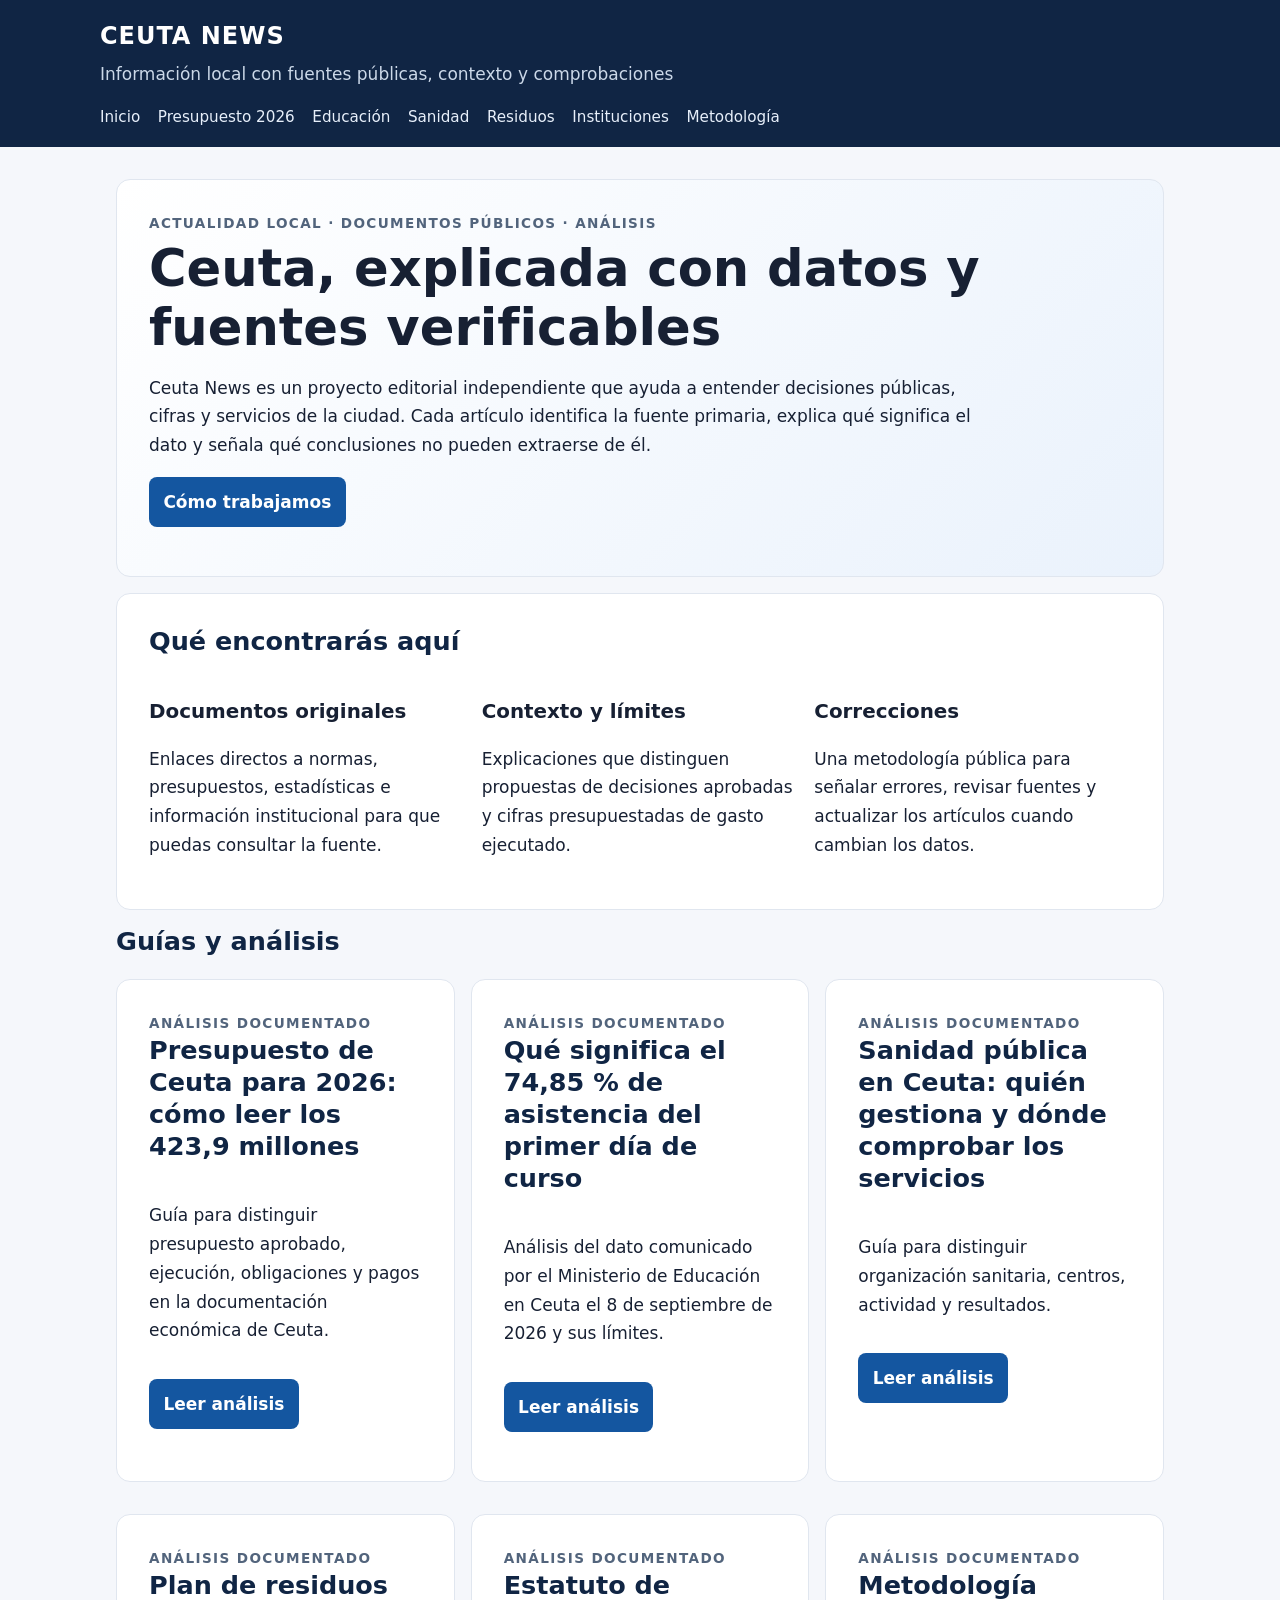
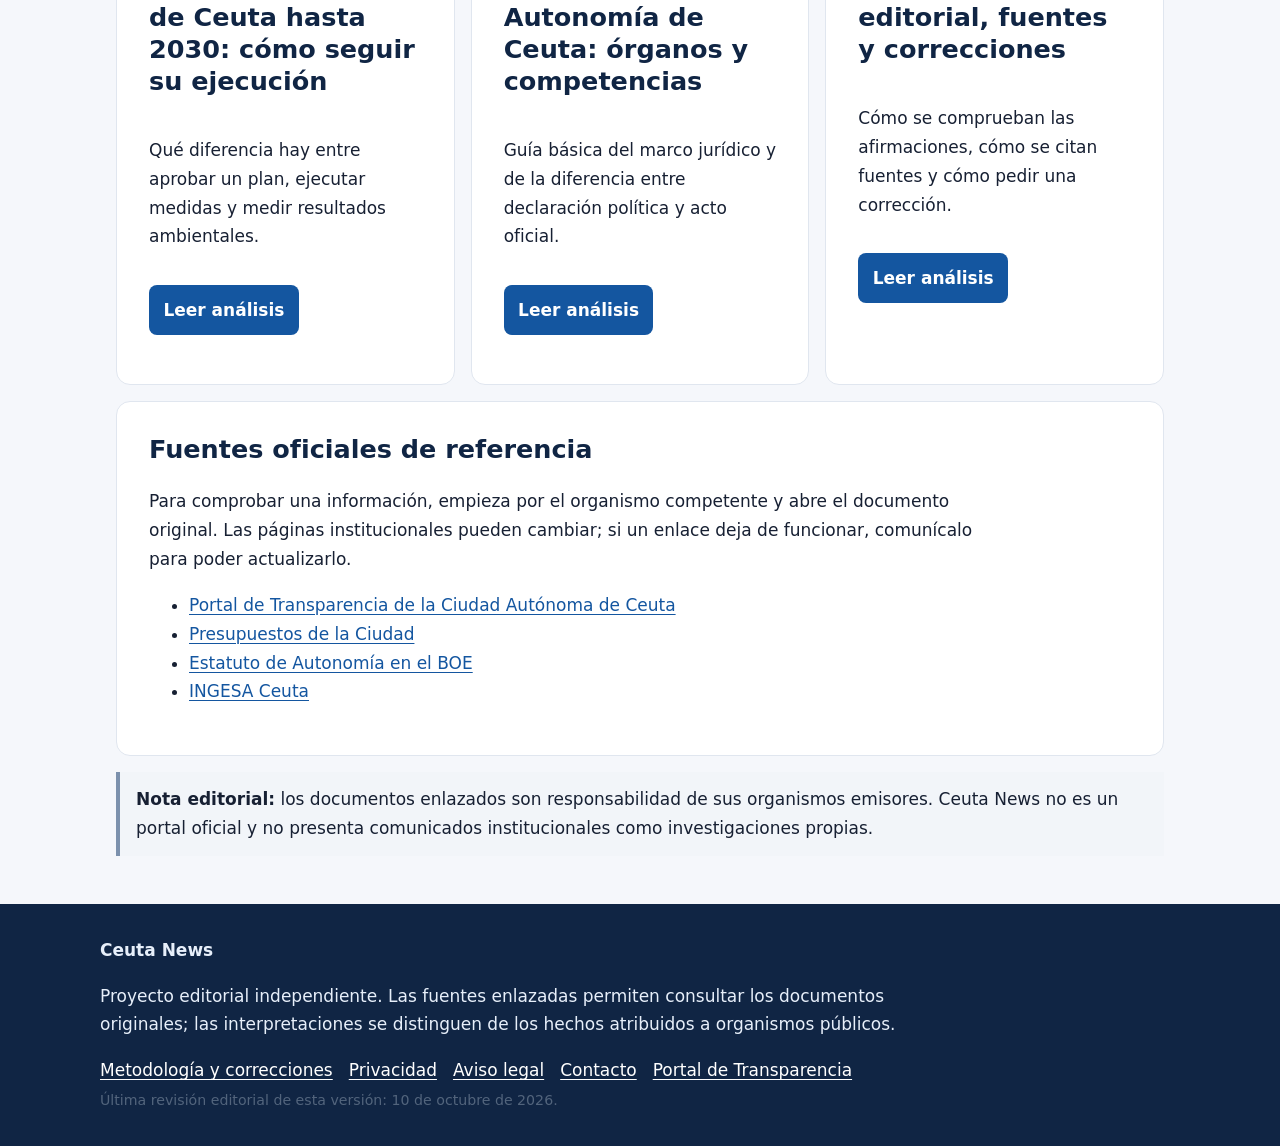
<file: index.html>
<!doctype html><html lang="es"><head><meta charset="utf-8"><meta name="viewport" content="width=device-width,initial-scale=1"><title>Ceuta News: información y análisis local | Ceuta News</title><meta name="description" content="Información local de Ceuta con análisis propios, fuentes oficiales y metodología de verificación."><link rel="canonical" href="https://saucerdo.github.io/index.html"><meta name="robots" content="index,follow"><link rel="stylesheet" href="styles.css"><script async src="https://pagead2.googlesyndication.com/pagead/js/adsbygoogle.js?client=ca-pub-9064902336393251" crossorigin="anonymous"></script></head><body><a class="skip" href="#contenido">Saltar al contenido</a><header><a class="brand" href="index.html">CEUTA NEWS</a><p class="tagline">Información local con fuentes públicas, contexto y comprobaciones</p><nav class="nav" aria-label="Navegación principal"><a href="index.html">Inicio</a><a href="presupuesto-2026.html">Presupuesto 2026</a><a href="educacion-2026.html">Educación</a><a href="sanidad-publica.html">Sanidad</a><a href="residuos-2030.html">Residuos</a><a href="estatuto-ceuta.html">Instituciones</a><a href="metodologia.html">Metodología</a></nav></header><main id="contenido"><section class="hero"><div class="eyebrow">Actualidad local · documentos públicos · análisis</div><h1>Ceuta, explicada con datos y fuentes verificables</h1><p>Ceuta News es un proyecto editorial independiente que ayuda a entender decisiones públicas, cifras y servicios de la ciudad. Cada artículo identifica la fuente primaria, explica qué significa el dato y señala qué conclusiones no pueden extraerse de él.</p><p><a class="button" href="metodologia.html">Cómo trabajamos</a></p></section><section class="panel"><h2>Qué encontrarás aquí</h2><div class="grid"><div><h3>Documentos originales</h3><p>Enlaces directos a normas, presupuestos, estadísticas e información institucional para que puedas consultar la fuente.</p></div><div><h3>Contexto y límites</h3><p>Explicaciones que distinguen propuestas de decisiones aprobadas y cifras presupuestadas de gasto ejecutado.</p></div><div><h3>Correcciones</h3><p>Una metodología pública para señalar errores, revisar fuentes y actualizar los artículos cuando cambian los datos.</p></div></div></section><section><h2>Guías y análisis</h2><div class="grid"><article class="card"><div class="eyebrow">Análisis documentado</div><h2>Presupuesto de Ceuta para 2026: cómo leer los 423,9 millones</h2><p>Guía para distinguir presupuesto aprobado, ejecución, obligaciones y pagos en la documentación económica de Ceuta.</p><p><a class="button" href="presupuesto-2026.html">Leer análisis</a></p></article><article class="card"><div class="eyebrow">Análisis documentado</div><h2>Qué significa el 74,85 % de asistencia del primer día de curso</h2><p>Análisis del dato comunicado por el Ministerio de Educación en Ceuta el 8 de septiembre de 2026 y sus límites.</p><p><a class="button" href="educacion-2026.html">Leer análisis</a></p></article><article class="card"><div class="eyebrow">Análisis documentado</div><h2>Sanidad pública en Ceuta: quién gestiona y dónde comprobar los servicios</h2><p>Guía para distinguir organización sanitaria, centros, actividad y resultados.</p><p><a class="button" href="sanidad-publica.html">Leer análisis</a></p></article><article class="card"><div class="eyebrow">Análisis documentado</div><h2>Plan de residuos de Ceuta hasta 2030: cómo seguir su ejecución</h2><p>Qué diferencia hay entre aprobar un plan, ejecutar medidas y medir resultados ambientales.</p><p><a class="button" href="residuos-2030.html">Leer análisis</a></p></article><article class="card"><div class="eyebrow">Análisis documentado</div><h2>Estatuto de Autonomía de Ceuta: órganos y competencias</h2><p>Guía básica del marco jurídico y de la diferencia entre declaración política y acto oficial.</p><p><a class="button" href="estatuto-ceuta.html">Leer análisis</a></p></article><article class="card"><div class="eyebrow">Análisis documentado</div><h2>Metodología editorial, fuentes y correcciones</h2><p>Cómo se comprueban las afirmaciones, cómo se citan fuentes y cómo pedir una corrección.</p><p><a class="button" href="metodologia.html">Leer análisis</a></p></article></div></section><section class="panel"><h2>Fuentes oficiales de referencia</h2><p>Para comprobar una información, empieza por el organismo competente y abre el documento original. Las páginas institucionales pueden cambiar; si un enlace deja de funcionar, comunícalo para poder actualizarlo.</p><ul><li><a href="https://www.ceuta.es/ceuta/transparencia" target="_blank" rel="noopener noreferrer">Portal de Transparencia de la Ciudad Autónoma de Ceuta</a></li><li><a href="https://www.ceuta.es/ceuta/economica/presupuestos" target="_blank" rel="noopener noreferrer">Presupuestos de la Ciudad</a></li><li><a href="https://www.boe.es/buscar/act.php?id=BOE-A-1995-6358" target="_blank" rel="noopener noreferrer">Estatuto de Autonomía en el BOE</a></li><li><a href="https://ingesa.sanidad.gob.es/ceuta" target="_blank" rel="noopener noreferrer">INGESA Ceuta</a></li></ul></section><div class="notice"><strong>Nota editorial:</strong> los documentos enlazados son responsabilidad de sus organismos emisores. Ceuta News no es un portal oficial y no presenta comunicados institucionales como investigaciones propias.</div></main><footer><strong>Ceuta News</strong><p>Proyecto editorial independiente. Las fuentes enlazadas permiten consultar los documentos originales; las interpretaciones se distinguen de los hechos atribuidos a organismos públicos.</p><div class="footerlinks"><a href="metodologia.html">Metodología y correcciones</a><a href="privacidad.html">Privacidad</a><a href="aviso-legal.html">Aviso legal</a><a href="contacto.html">Contacto</a><a href="https://www.ceuta.es/ceuta/transparencia" target="_blank" rel="noopener noreferrer">Portal de Transparencia</a></div><small>Última revisión editorial de esta versión: 10 de octubre de 2026.</small></footer></body></html>
</file>
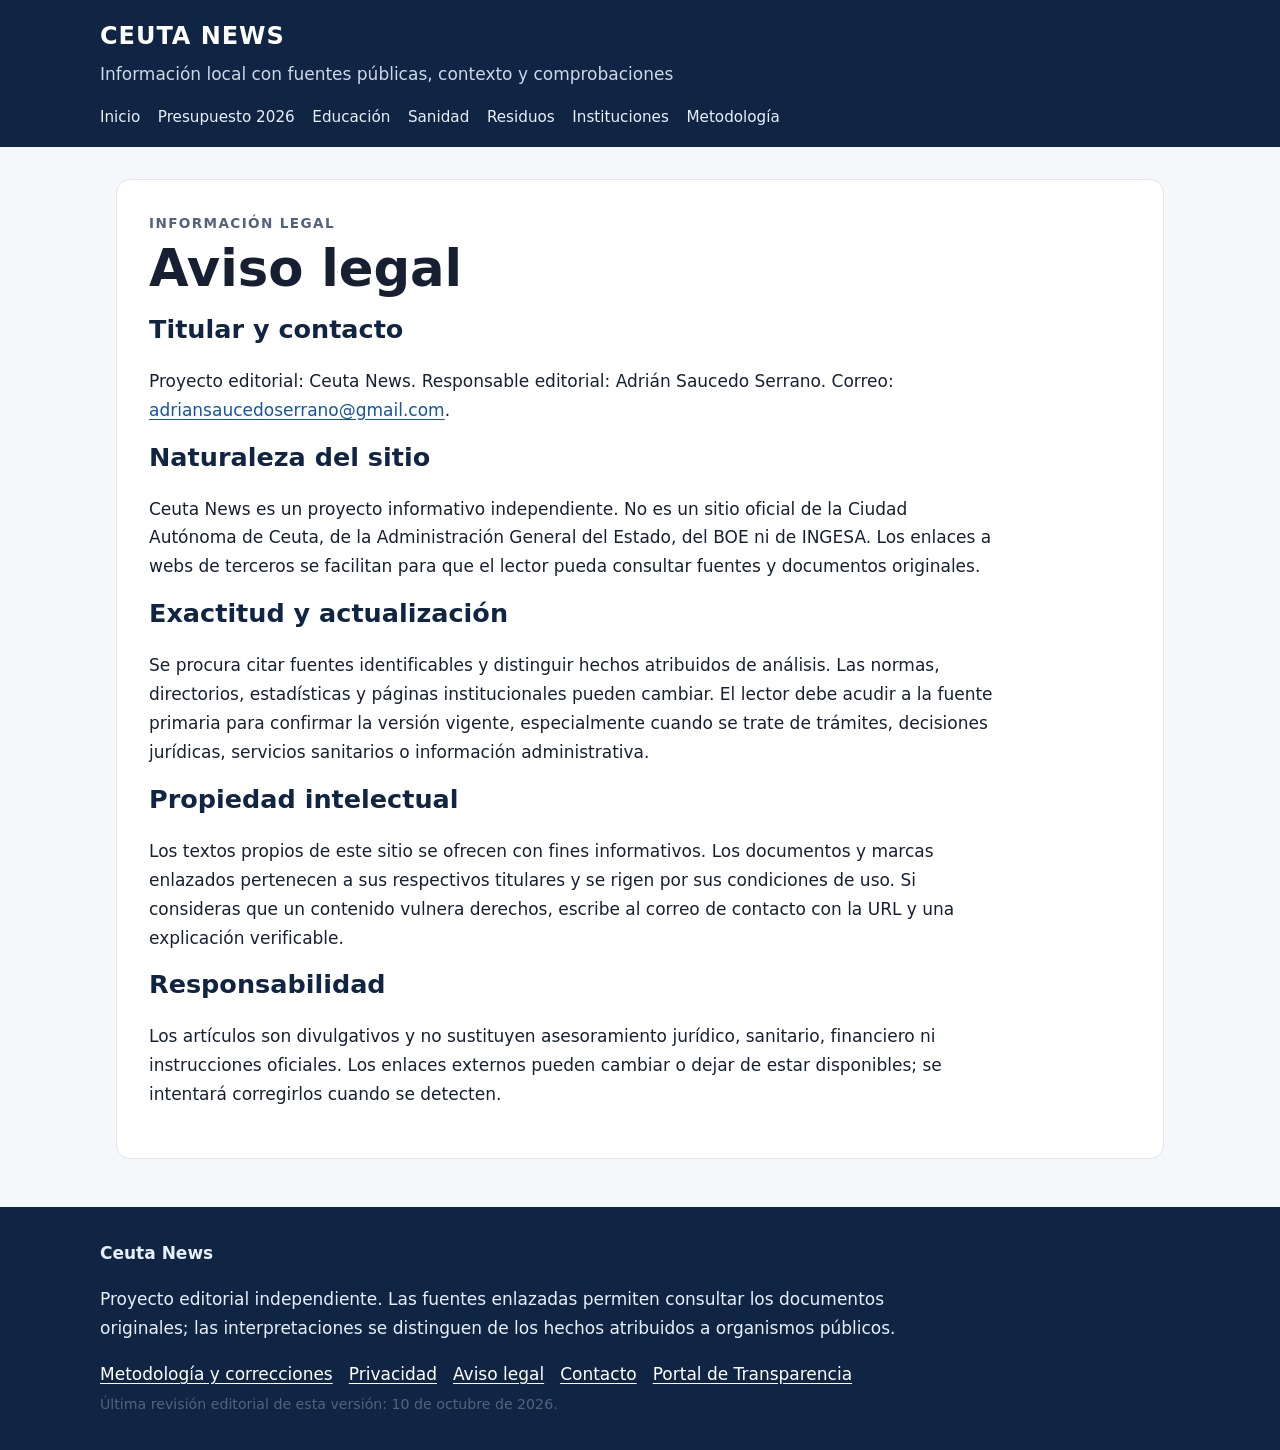
<file: aviso-legal.html>
<!doctype html><html lang="es"><head><meta charset="utf-8"><meta name="viewport" content="width=device-width,initial-scale=1"><title>Aviso legal | Ceuta News</title><meta name="description" content="Aviso legal y condiciones informativas de Ceuta News."><link rel="canonical" href="https://saucerdo.github.io/aviso-legal.html"><meta name="robots" content="index,follow"><link rel="stylesheet" href="styles.css"><script async src="https://pagead2.googlesyndication.com/pagead/js/adsbygoogle.js?client=ca-pub-9064902336393251" crossorigin="anonymous"></script></head><body><a class="skip" href="#contenido">Saltar al contenido</a><header><a class="brand" href="index.html">CEUTA NEWS</a><p class="tagline">Información local con fuentes públicas, contexto y comprobaciones</p><nav class="nav" aria-label="Navegación principal"><a href="index.html">Inicio</a><a href="presupuesto-2026.html">Presupuesto 2026</a><a href="educacion-2026.html">Educación</a><a href="sanidad-publica.html">Sanidad</a><a href="residuos-2030.html">Residuos</a><a href="estatuto-ceuta.html">Instituciones</a><a href="metodologia.html">Metodología</a></nav></header><main id="contenido"><article><div class="eyebrow">Información legal</div><h1>Aviso legal</h1><h2>Titular y contacto</h2><p>Proyecto editorial: Ceuta News. Responsable editorial: Adrián Saucedo Serrano. Correo: <a href="mailto:adriansaucedoserrano@gmail.com">adriansaucedoserrano@gmail.com</a>.</p><h2>Naturaleza del sitio</h2><p>Ceuta News es un proyecto informativo independiente. No es un sitio oficial de la Ciudad Autónoma de Ceuta, de la Administración General del Estado, del BOE ni de INGESA. Los enlaces a webs de terceros se facilitan para que el lector pueda consultar fuentes y documentos originales.</p><h2>Exactitud y actualización</h2><p>Se procura citar fuentes identificables y distinguir hechos atribuidos de análisis. Las normas, directorios, estadísticas y páginas institucionales pueden cambiar. El lector debe acudir a la fuente primaria para confirmar la versión vigente, especialmente cuando se trate de trámites, decisiones jurídicas, servicios sanitarios o información administrativa.</p><h2>Propiedad intelectual</h2><p>Los textos propios de este sitio se ofrecen con fines informativos. Los documentos y marcas enlazados pertenecen a sus respectivos titulares y se rigen por sus condiciones de uso. Si consideras que un contenido vulnera derechos, escribe al correo de contacto con la URL y una explicación verificable.</p><h2>Responsabilidad</h2><p>Los artículos son divulgativos y no sustituyen asesoramiento jurídico, sanitario, financiero ni instrucciones oficiales. Los enlaces externos pueden cambiar o dejar de estar disponibles; se intentará corregirlos cuando se detecten.</p></article></main><footer><strong>Ceuta News</strong><p>Proyecto editorial independiente. Las fuentes enlazadas permiten consultar los documentos originales; las interpretaciones se distinguen de los hechos atribuidos a organismos públicos.</p><div class="footerlinks"><a href="metodologia.html">Metodología y correcciones</a><a href="privacidad.html">Privacidad</a><a href="aviso-legal.html">Aviso legal</a><a href="contacto.html">Contacto</a><a href="https://www.ceuta.es/ceuta/transparencia" target="_blank" rel="noopener noreferrer">Portal de Transparencia</a></div><small>Última revisión editorial de esta versión: 10 de octubre de 2026.</small></footer></body></html>
</file>
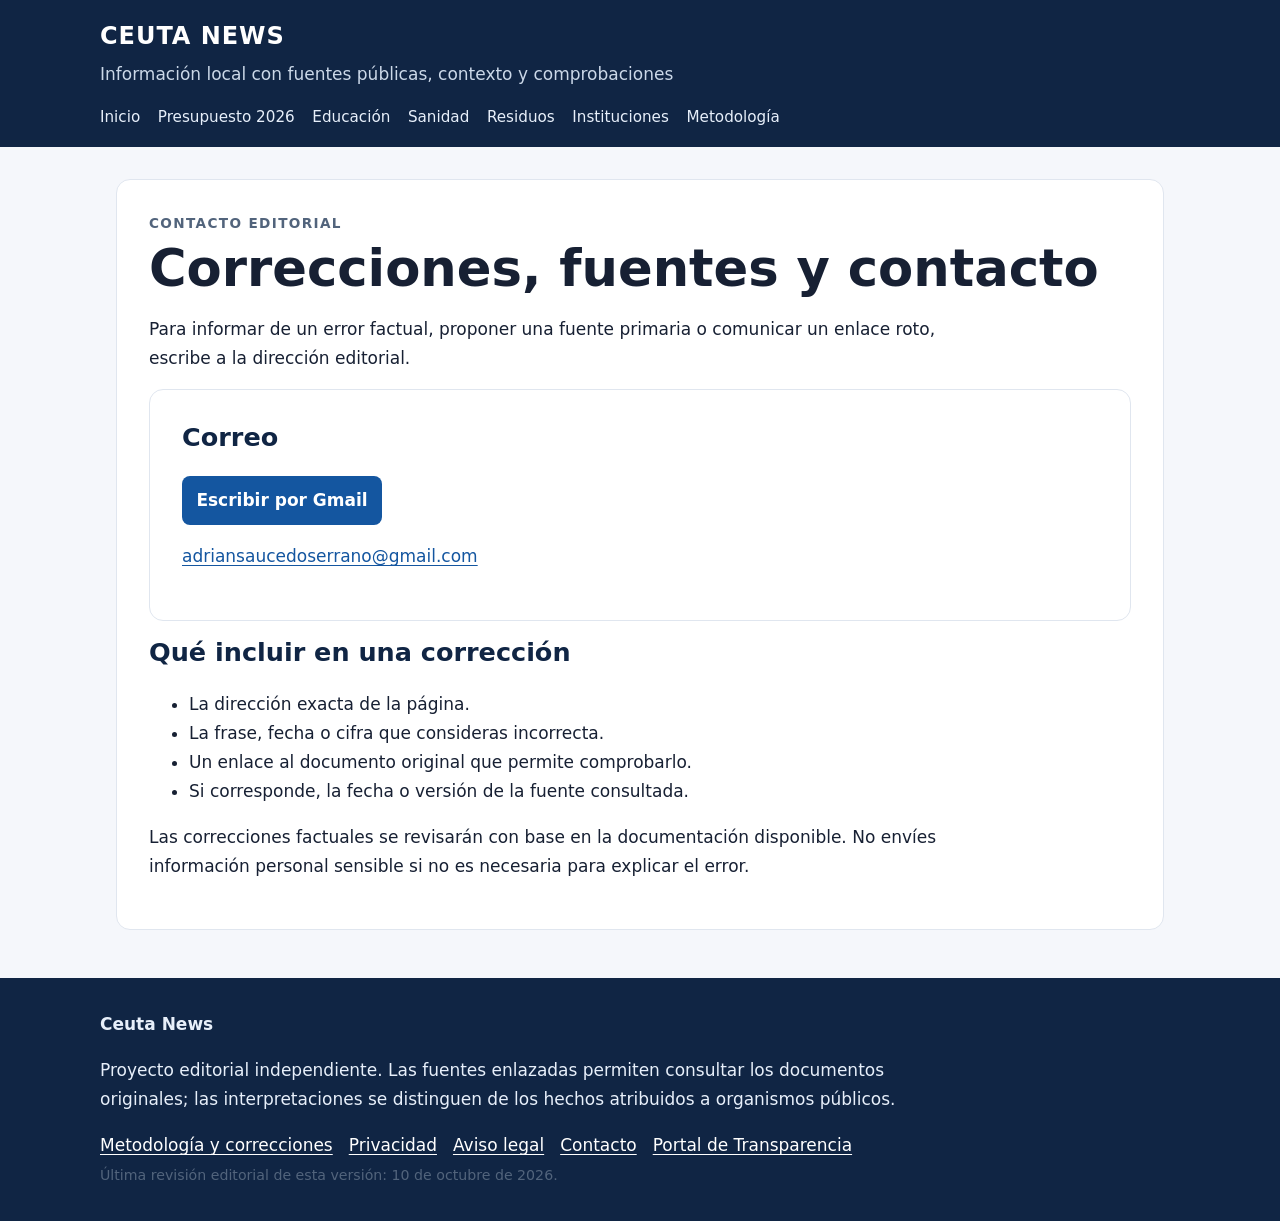
<file: contacto.html>
<!doctype html><html lang="es"><head><meta charset="utf-8"><meta name="viewport" content="width=device-width,initial-scale=1"><title>Contacto | Ceuta News</title><meta name="description" content="Contacto editorial y solicitudes de corrección de Ceuta News."><link rel="canonical" href="https://saucerdo.github.io/contacto.html"><meta name="robots" content="index,follow"><link rel="stylesheet" href="styles.css"><script async src="https://pagead2.googlesyndication.com/pagead/js/adsbygoogle.js?client=ca-pub-9064902336393251" crossorigin="anonymous"></script></head><body><a class="skip" href="#contenido">Saltar al contenido</a><header><a class="brand" href="index.html">CEUTA NEWS</a><p class="tagline">Información local con fuentes públicas, contexto y comprobaciones</p><nav class="nav" aria-label="Navegación principal"><a href="index.html">Inicio</a><a href="presupuesto-2026.html">Presupuesto 2026</a><a href="educacion-2026.html">Educación</a><a href="sanidad-publica.html">Sanidad</a><a href="residuos-2030.html">Residuos</a><a href="estatuto-ceuta.html">Instituciones</a><a href="metodologia.html">Metodología</a></nav></header><main id="contenido"><article><div class="eyebrow">Contacto editorial</div><h1>Correcciones, fuentes y contacto</h1><p>Para informar de un error factual, proponer una fuente primaria o comunicar un enlace roto, escribe a la dirección editorial.</p><div class="panel"><h2>Correo</h2><p><a class="button" href="https://mail.google.com/mail/?view=cm&fs=1&to=adriansaucedoserrano@gmail.com" target="_blank" rel="noopener noreferrer">Escribir por Gmail</a></p><p><a href="mailto:adriansaucedoserrano@gmail.com">adriansaucedoserrano@gmail.com</a></p></div><h2>Qué incluir en una corrección</h2><ul><li>La dirección exacta de la página.</li><li>La frase, fecha o cifra que consideras incorrecta.</li><li>Un enlace al documento original que permite comprobarlo.</li><li>Si corresponde, la fecha o versión de la fuente consultada.</li></ul><p>Las correcciones factuales se revisarán con base en la documentación disponible. No envíes información personal sensible si no es necesaria para explicar el error.</p></article></main><footer><strong>Ceuta News</strong><p>Proyecto editorial independiente. Las fuentes enlazadas permiten consultar los documentos originales; las interpretaciones se distinguen de los hechos atribuidos a organismos públicos.</p><div class="footerlinks"><a href="metodologia.html">Metodología y correcciones</a><a href="privacidad.html">Privacidad</a><a href="aviso-legal.html">Aviso legal</a><a href="contacto.html">Contacto</a><a href="https://www.ceuta.es/ceuta/transparencia" target="_blank" rel="noopener noreferrer">Portal de Transparencia</a></div><small>Última revisión editorial de esta versión: 10 de octubre de 2026.</small></footer></body></html>
</file>
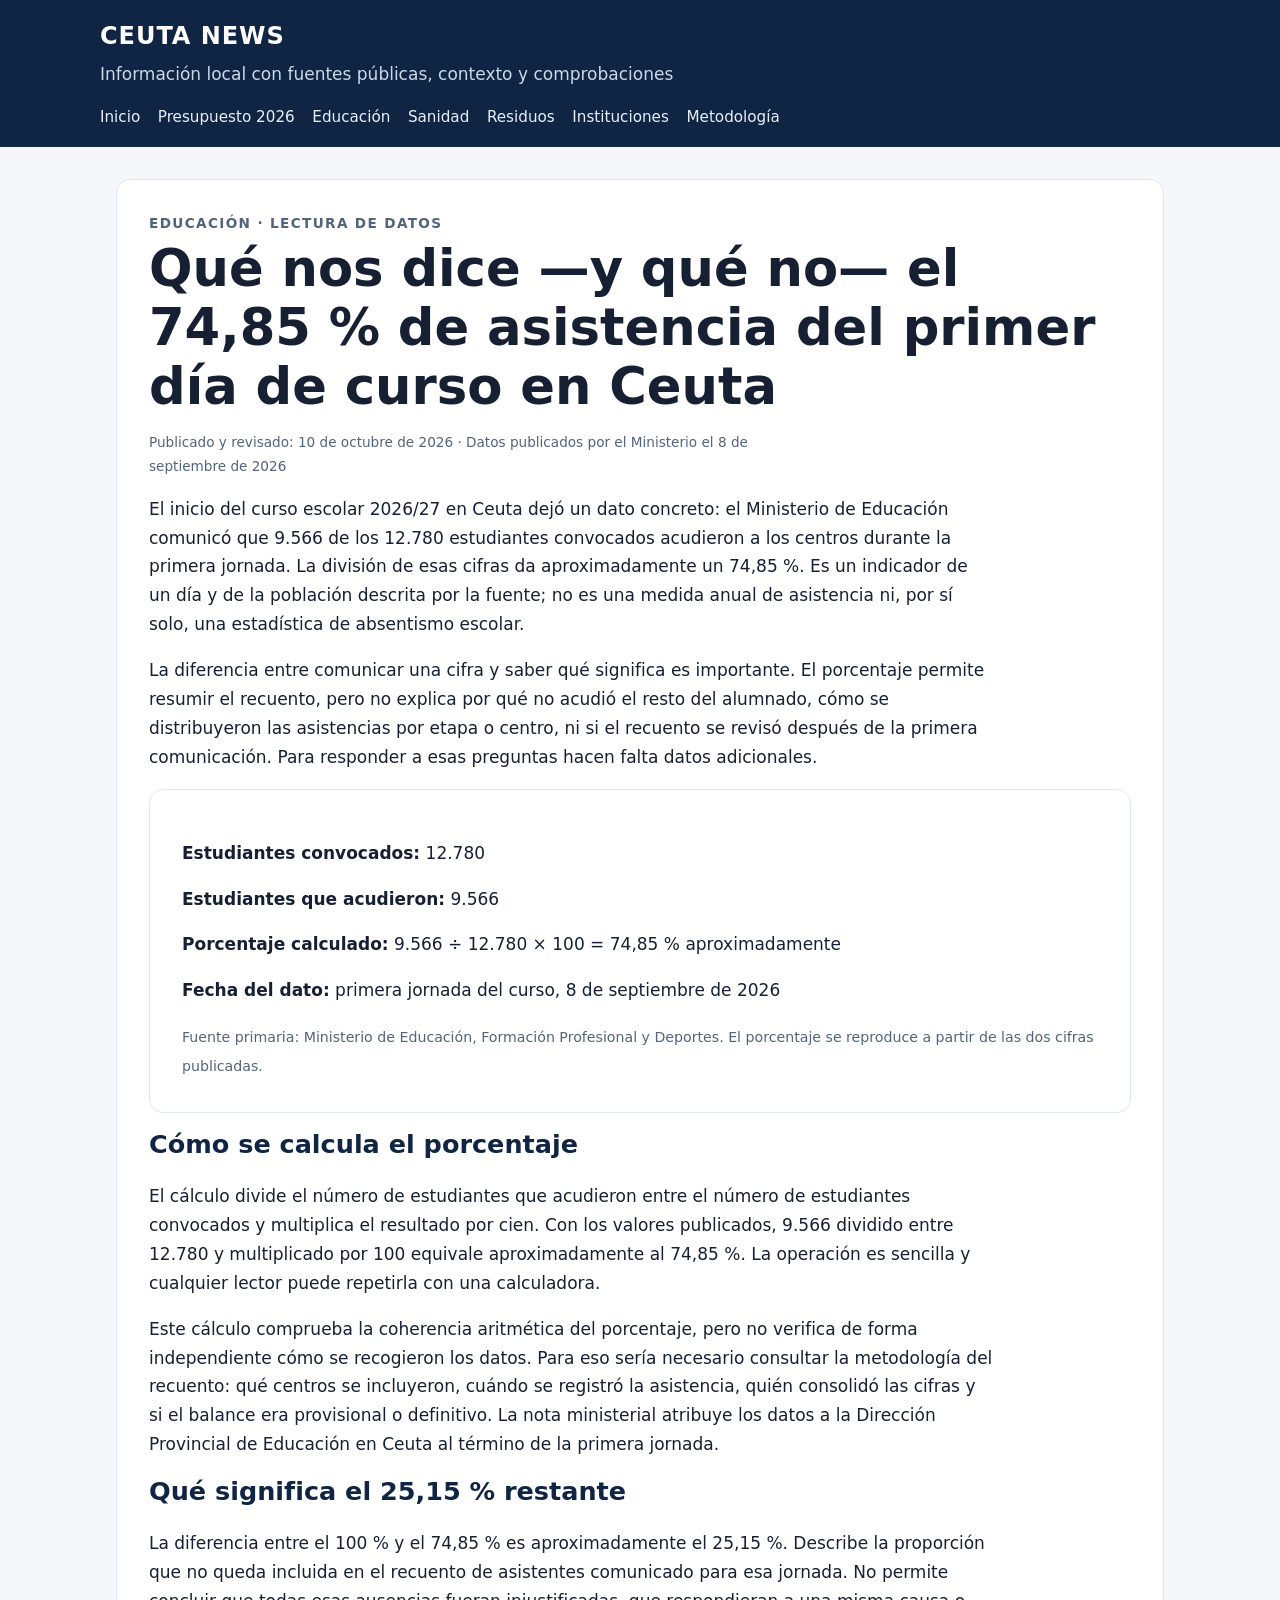
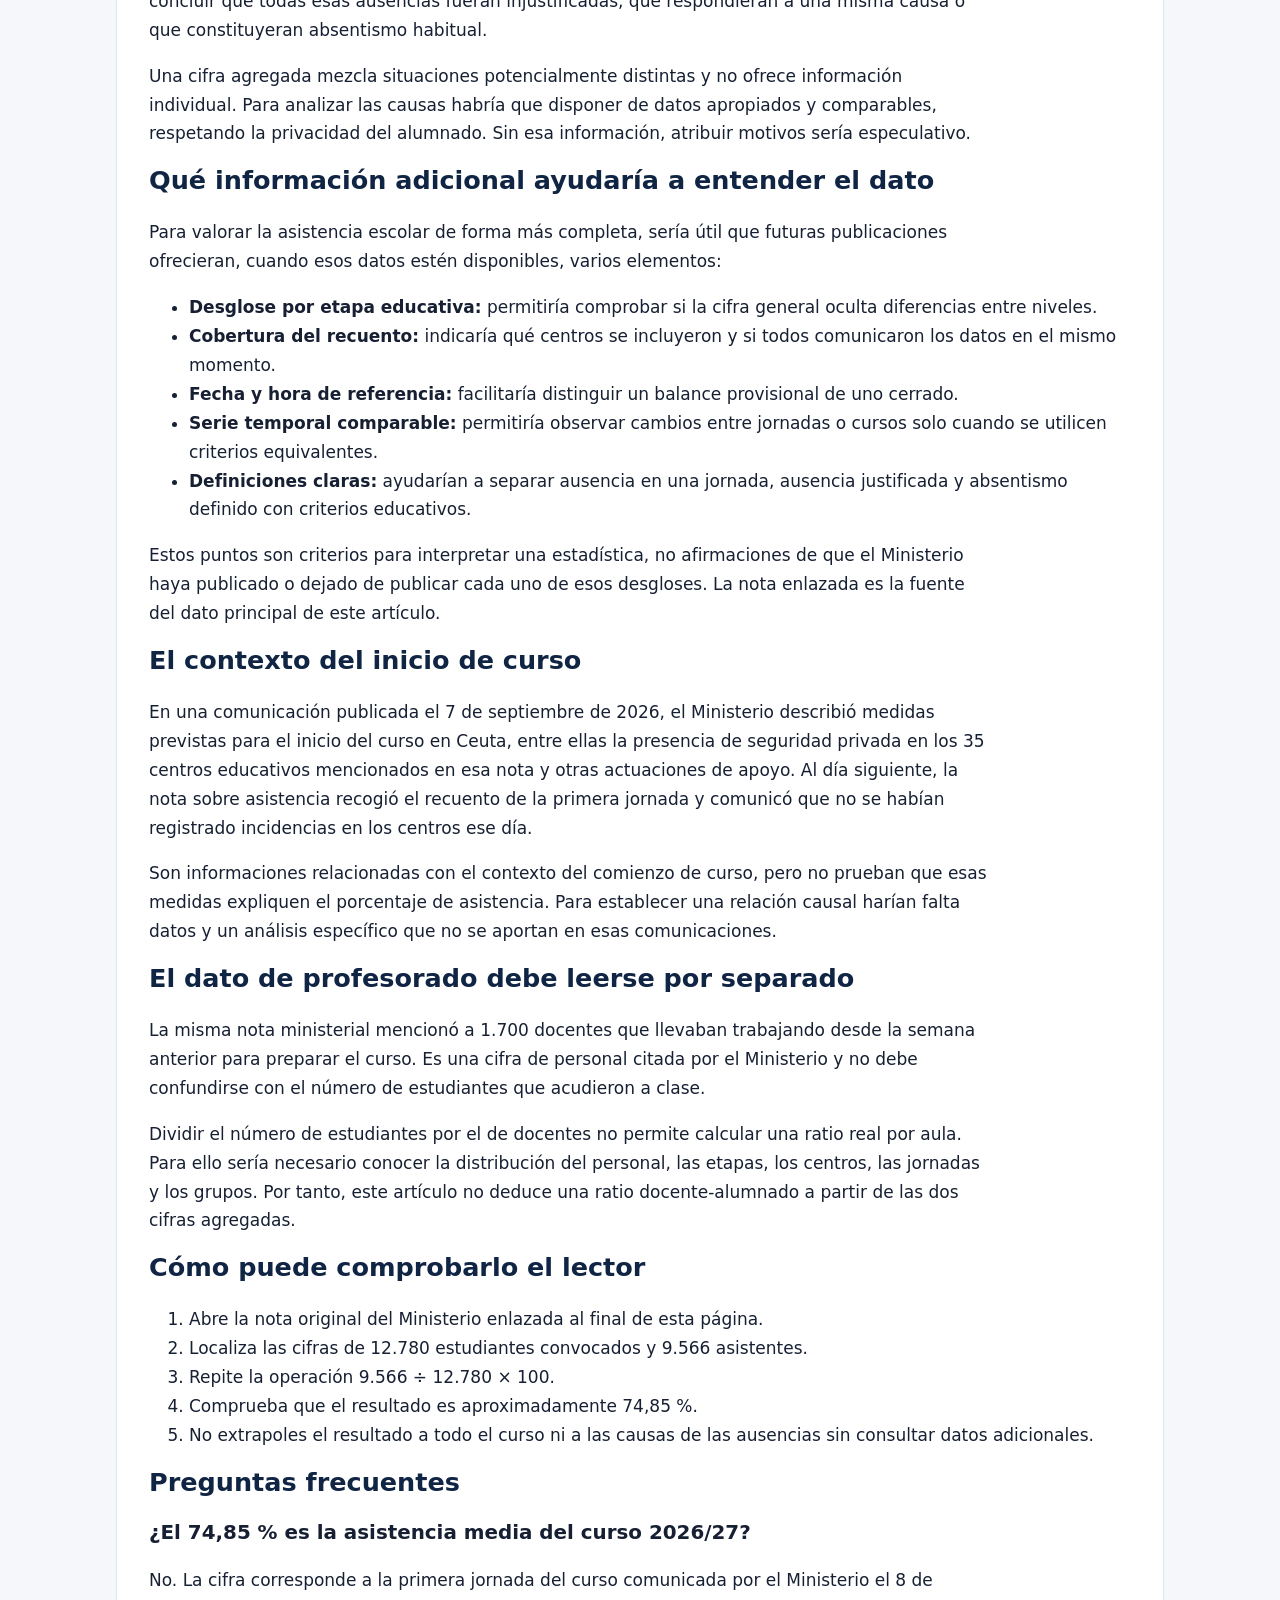
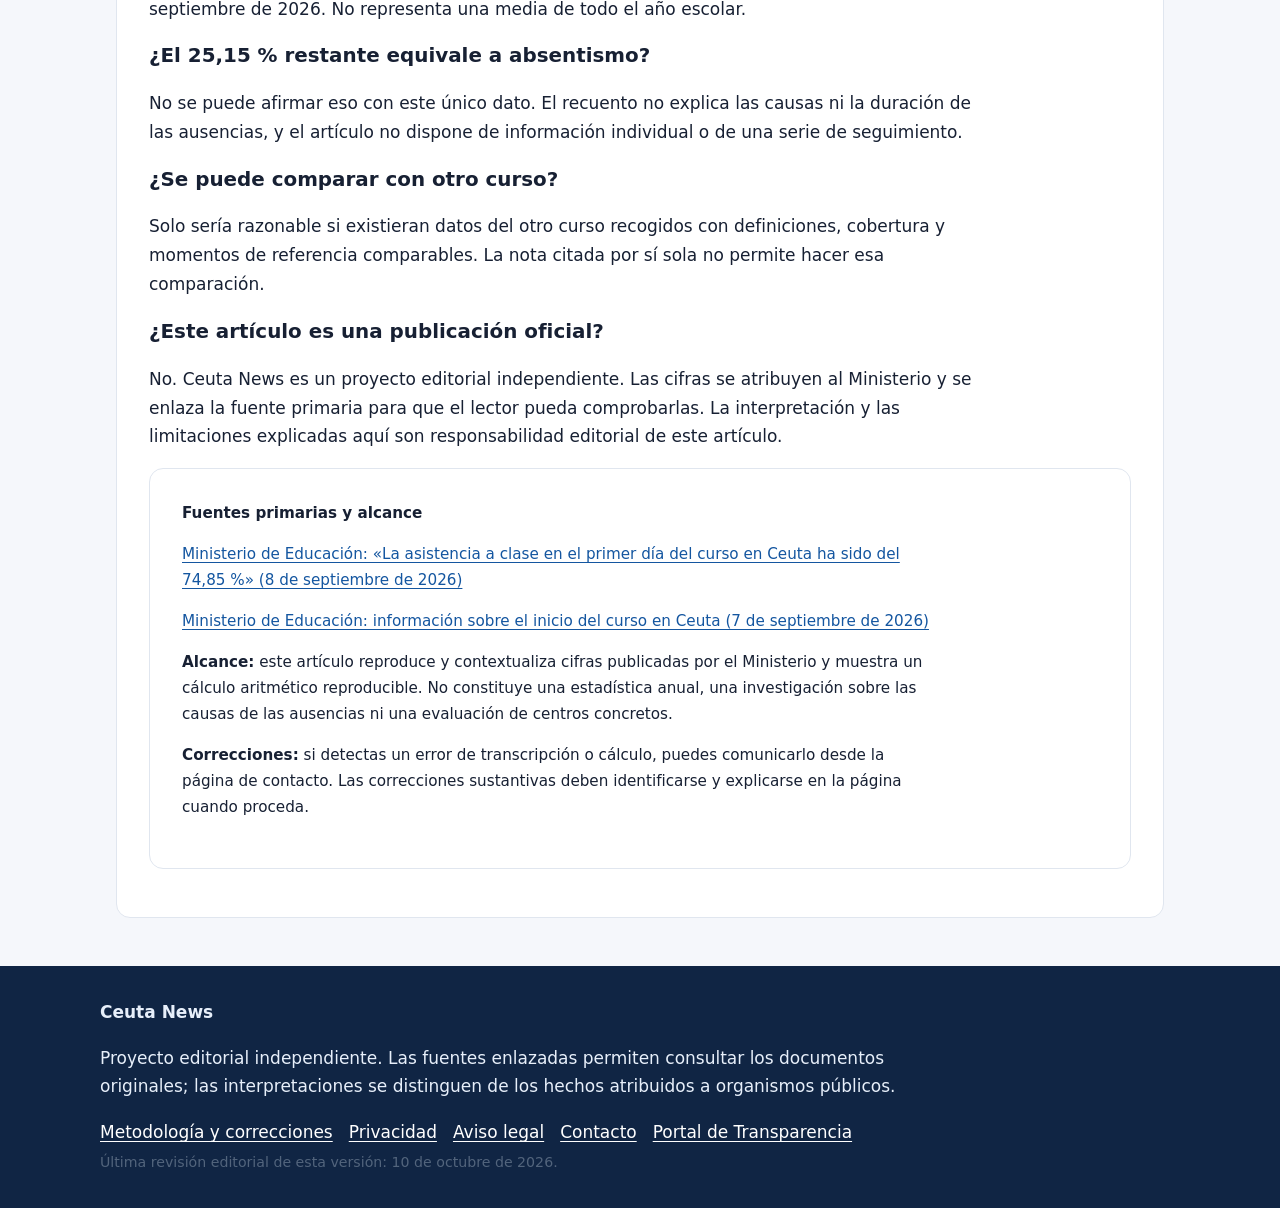
<file: educacion-2026.html>
<!doctype html><html lang="es"><head><meta charset="utf-8"><meta name="viewport" content="width=device-width,initial-scale=1"><title>Qué significa el 74,85 % de asistencia del primer día de curso | Ceuta News</title><meta name="description" content="Análisis del dato comunicado por el Ministerio de Educación en Ceuta el 8 de septiembre de 2026 y sus límites."><link rel="canonical" href="https://saucerdo.github.io/educacion-2026.html"><meta name="robots" content="index,follow"><link rel="stylesheet" href="styles.css"><script async src="https://pagead2.googlesyndication.com/pagead/js/adsbygoogle.js?client=ca-pub-9064902336393251" crossorigin="anonymous"></script></head><body>
<a class="skip" href="#contenido">Saltar al contenido</a>
<header>
<a class="brand" href="index.html">CEUTA NEWS</a>
<p class="tagline">Información local con fuentes públicas, contexto y comprobaciones</p>
<nav class="nav" aria-label="Navegación principal">
<a href="index.html">Inicio</a><a href="presupuesto-2026.html">Presupuesto 2026</a><a href="educacion-2026.html">Educación</a><a href="sanidad-publica.html">Sanidad</a><a href="residuos-2030.html">Residuos</a><a href="estatuto-ceuta.html">Instituciones</a><a href="metodologia.html">Metodología</a>
</nav>
</header>
<main id="contenido">
<article>
<div class="eyebrow">Educación · Lectura de datos</div>
<h1>Qué nos dice —y qué no— el 74,85 % de asistencia del primer día de curso en Ceuta</h1>
<p class="meta">Publicado y revisado: 10 de octubre de 2026 · Datos publicados por el Ministerio el 8 de septiembre de 2026</p>

<p>El inicio del curso escolar 2026/27 en Ceuta dejó un dato concreto: el Ministerio de Educación comunicó que 9.566 de los 12.780 estudiantes convocados acudieron a los centros durante la primera jornada. La división de esas cifras da aproximadamente un 74,85 %. Es un indicador de un día y de la población descrita por la fuente; no es una medida anual de asistencia ni, por sí solo, una estadística de absentismo escolar.</p>

<p>La diferencia entre comunicar una cifra y saber qué significa es importante. El porcentaje permite resumir el recuento, pero no explica por qué no acudió el resto del alumnado, cómo se distribuyeron las asistencias por etapa o centro, ni si el recuento se revisó después de la primera comunicación. Para responder a esas preguntas hacen falta datos adicionales.</p>

<div class="panel">
<p><strong>Estudiantes convocados:</strong> 12.780</p>
<p><strong>Estudiantes que acudieron:</strong> 9.566</p>
<p><strong>Porcentaje calculado:</strong> 9.566 ÷ 12.780 × 100 = 74,85 % aproximadamente</p>
<p><strong>Fecha del dato:</strong> primera jornada del curso, 8 de septiembre de 2026</p>
<small>Fuente primaria: Ministerio de Educación, Formación Profesional y Deportes. El porcentaje se reproduce a partir de las dos cifras publicadas.</small>
</div>

<h2>Cómo se calcula el porcentaje</h2>
<p>El cálculo divide el número de estudiantes que acudieron entre el número de estudiantes convocados y multiplica el resultado por cien. Con los valores publicados, 9.566 dividido entre 12.780 y multiplicado por 100 equivale aproximadamente al 74,85 %. La operación es sencilla y cualquier lector puede repetirla con una calculadora.</p>
<p>Este cálculo comprueba la coherencia aritmética del porcentaje, pero no verifica de forma independiente cómo se recogieron los datos. Para eso sería necesario consultar la metodología del recuento: qué centros se incluyeron, cuándo se registró la asistencia, quién consolidó las cifras y si el balance era provisional o definitivo. La nota ministerial atribuye los datos a la Dirección Provincial de Educación en Ceuta al término de la primera jornada.</p>

<h2>Qué significa el 25,15 % restante</h2>
<p>La diferencia entre el 100 % y el 74,85 % es aproximadamente el 25,15 %. Describe la proporción que no queda incluida en el recuento de asistentes comunicado para esa jornada. No permite concluir que todas esas ausencias fueran injustificadas, que respondieran a una misma causa o que constituyeran absentismo habitual.</p>
<p>Una cifra agregada mezcla situaciones potencialmente distintas y no ofrece información individual. Para analizar las causas habría que disponer de datos apropiados y comparables, respetando la privacidad del alumnado. Sin esa información, atribuir motivos sería especulativo.</p>

<h2>Qué información adicional ayudaría a entender el dato</h2>
<p>Para valorar la asistencia escolar de forma más completa, sería útil que futuras publicaciones ofrecieran, cuando esos datos estén disponibles, varios elementos:</p>
<ul>
<li><strong>Desglose por etapa educativa:</strong> permitiría comprobar si la cifra general oculta diferencias entre niveles.</li>
<li><strong>Cobertura del recuento:</strong> indicaría qué centros se incluyeron y si todos comunicaron los datos en el mismo momento.</li>
<li><strong>Fecha y hora de referencia:</strong> facilitaría distinguir un balance provisional de uno cerrado.</li>
<li><strong>Serie temporal comparable:</strong> permitiría observar cambios entre jornadas o cursos solo cuando se utilicen criterios equivalentes.</li>
<li><strong>Definiciones claras:</strong> ayudarían a separar ausencia en una jornada, ausencia justificada y absentismo definido con criterios educativos.</li>
</ul>
<p>Estos puntos son criterios para interpretar una estadística, no afirmaciones de que el Ministerio haya publicado o dejado de publicar cada uno de esos desgloses. La nota enlazada es la fuente del dato principal de este artículo.</p>

<h2>El contexto del inicio de curso</h2>
<p>En una comunicación publicada el 7 de septiembre de 2026, el Ministerio describió medidas previstas para el inicio del curso en Ceuta, entre ellas la presencia de seguridad privada en los 35 centros educativos mencionados en esa nota y otras actuaciones de apoyo. Al día siguiente, la nota sobre asistencia recogió el recuento de la primera jornada y comunicó que no se habían registrado incidencias en los centros ese día.</p>
<p>Son informaciones relacionadas con el contexto del comienzo de curso, pero no prueban que esas medidas expliquen el porcentaje de asistencia. Para establecer una relación causal harían falta datos y un análisis específico que no se aportan en esas comunicaciones.</p>

<h2>El dato de profesorado debe leerse por separado</h2>
<p>La misma nota ministerial mencionó a 1.700 docentes que llevaban trabajando desde la semana anterior para preparar el curso. Es una cifra de personal citada por el Ministerio y no debe confundirse con el número de estudiantes que acudieron a clase.</p>
<p>Dividir el número de estudiantes por el de docentes no permite calcular una ratio real por aula. Para ello sería necesario conocer la distribución del personal, las etapas, los centros, las jornadas y los grupos. Por tanto, este artículo no deduce una ratio docente-alumnado a partir de las dos cifras agregadas.</p>

<h2>Cómo puede comprobarlo el lector</h2>
<ol>
<li>Abre la nota original del Ministerio enlazada al final de esta página.</li>
<li>Localiza las cifras de 12.780 estudiantes convocados y 9.566 asistentes.</li>
<li>Repite la operación 9.566 ÷ 12.780 × 100.</li>
<li>Comprueba que el resultado es aproximadamente 74,85 %.</li>
<li>No extrapoles el resultado a todo el curso ni a las causas de las ausencias sin consultar datos adicionales.</li>
</ol>

<h2>Preguntas frecuentes</h2>
<h3>¿El 74,85 % es la asistencia media del curso 2026/27?</h3>
<p>No. La cifra corresponde a la primera jornada del curso comunicada por el Ministerio el 8 de septiembre de 2026. No representa una media de todo el año escolar.</p>
<h3>¿El 25,15 % restante equivale a absentismo?</h3>
<p>No se puede afirmar eso con este único dato. El recuento no explica las causas ni la duración de las ausencias, y el artículo no dispone de información individual o de una serie de seguimiento.</p>
<h3>¿Se puede comparar con otro curso?</h3>
<p>Solo sería razonable si existieran datos del otro curso recogidos con definiciones, cobertura y momentos de referencia comparables. La nota citada por sí sola no permite hacer esa comparación.</p>
<h3>¿Este artículo es una publicación oficial?</h3>
<p>No. Ceuta News es un proyecto editorial independiente. Las cifras se atribuyen al Ministerio y se enlaza la fuente primaria para que el lector pueda comprobarlas. La interpretación y las limitaciones explicadas aquí son responsabilidad editorial de este artículo.</p>

<div class="sourcebox">
<strong>Fuentes primarias y alcance</strong>
<p><a href="https://www.educacionfpydeportes.gob.es/prensa/actualidad/2026/09/20260908-actualizacionceuta.html" target="_blank" rel="noopener noreferrer">Ministerio de Educación: «La asistencia a clase en el primer día del curso en Ceuta ha sido del 74,85 %» (8 de septiembre de 2026)</a></p>
<p><a href="https://www.educacionfpydeportes.gob.es/eu/prensa/actualidad/2026/09/20260907-iniciocursoceuta.html" target="_blank" rel="noopener noreferrer">Ministerio de Educación: información sobre el inicio del curso en Ceuta (7 de septiembre de 2026)</a></p>
<p><strong>Alcance:</strong> este artículo reproduce y contextualiza cifras publicadas por el Ministerio y muestra un cálculo aritmético reproducible. No constituye una estadística anual, una investigación sobre las causas de las ausencias ni una evaluación de centros concretos.</p>
<p><strong>Correcciones:</strong> si detectas un error de transcripción o cálculo, puedes comunicarlo desde la página de contacto. Las correcciones sustantivas deben identificarse y explicarse en la página cuando proceda.</p>
</div>
</article>
</main>
<footer><strong>Ceuta News</strong>
<p>Proyecto editorial independiente. Las fuentes enlazadas permiten consultar los documentos originales; las interpretaciones se distinguen de los hechos atribuidos a organismos públicos.</p>
<div class="footerlinks"><a href="metodologia.html">Metodología y correcciones</a><a href="privacidad.html">Privacidad</a><a href="aviso-legal.html">Aviso legal</a><a href="contacto.html">Contacto</a><a href="https://www.ceuta.es/ceuta/transparencia" target="_blank" rel="noopener noreferrer">Portal de Transparencia</a></div>
<small>Última revisión editorial de esta versión: 10 de octubre de 2026.</small></footer>
</body></html>
</file>
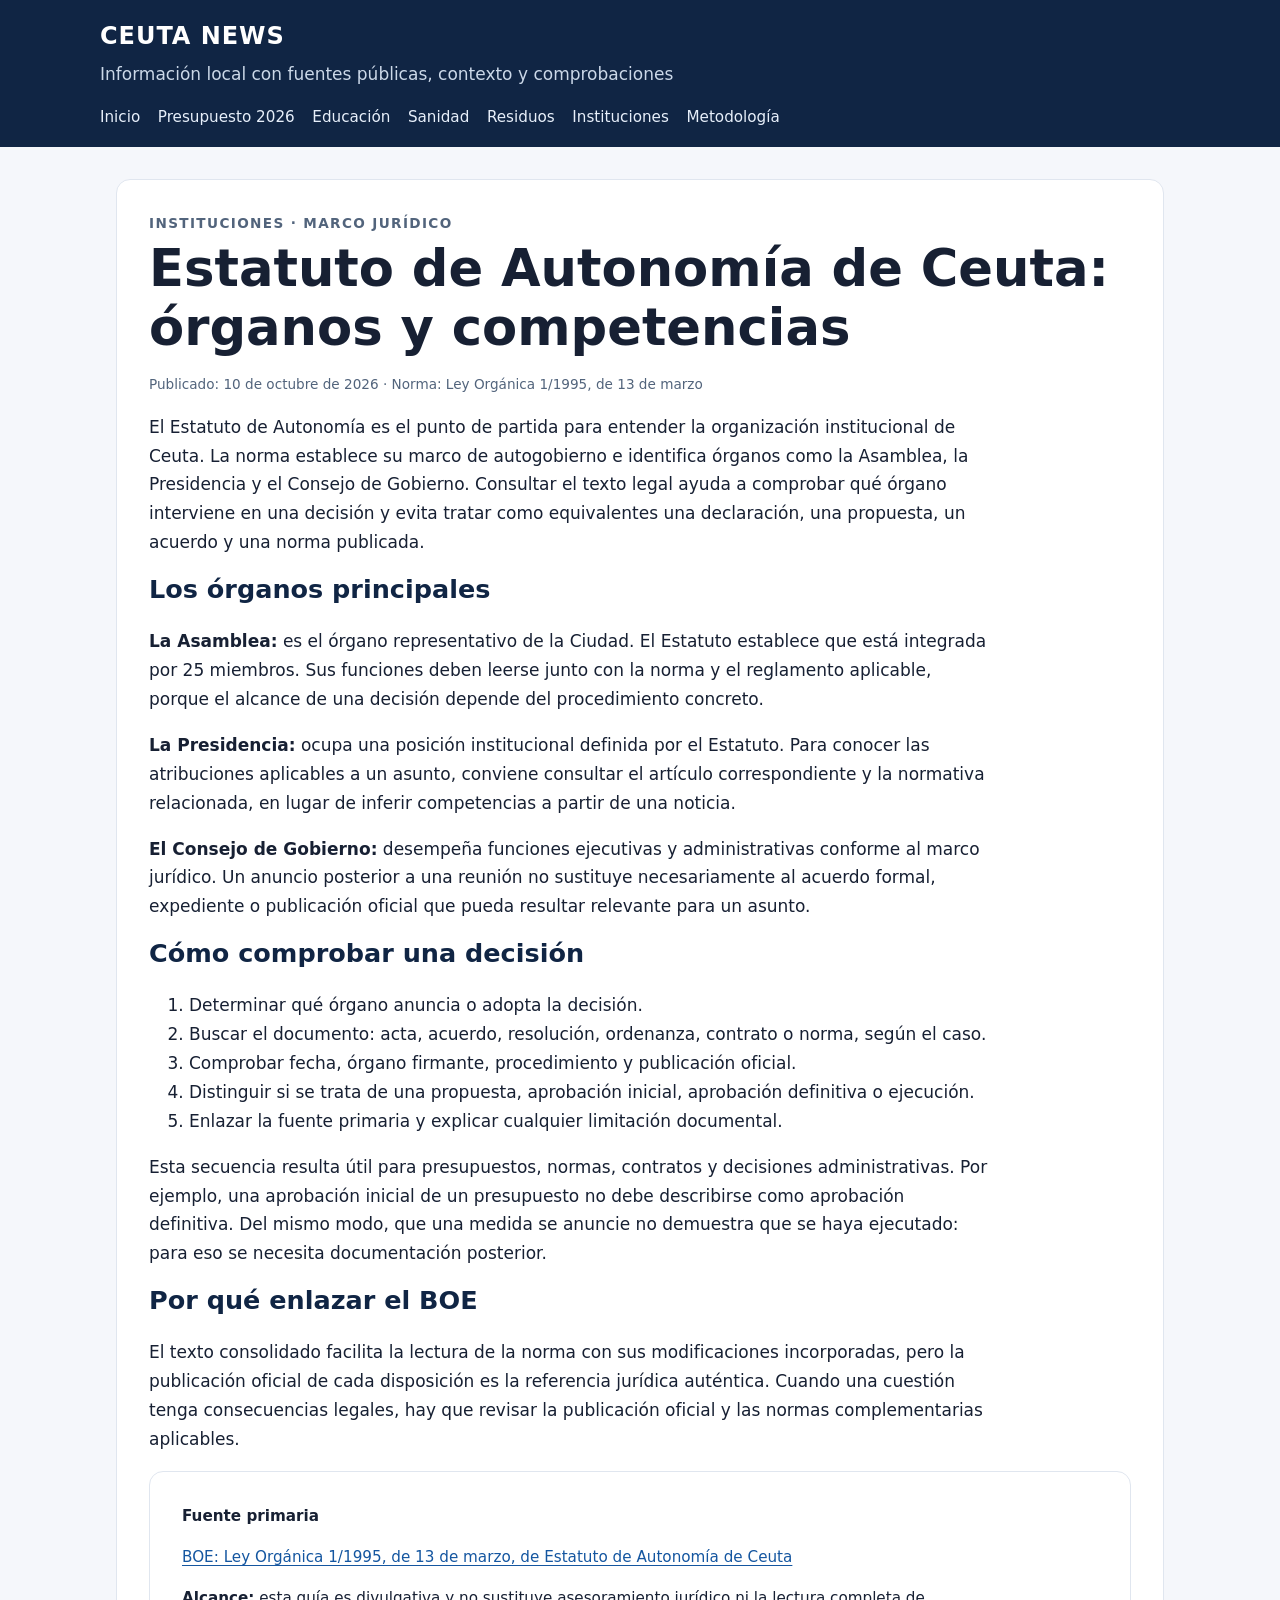
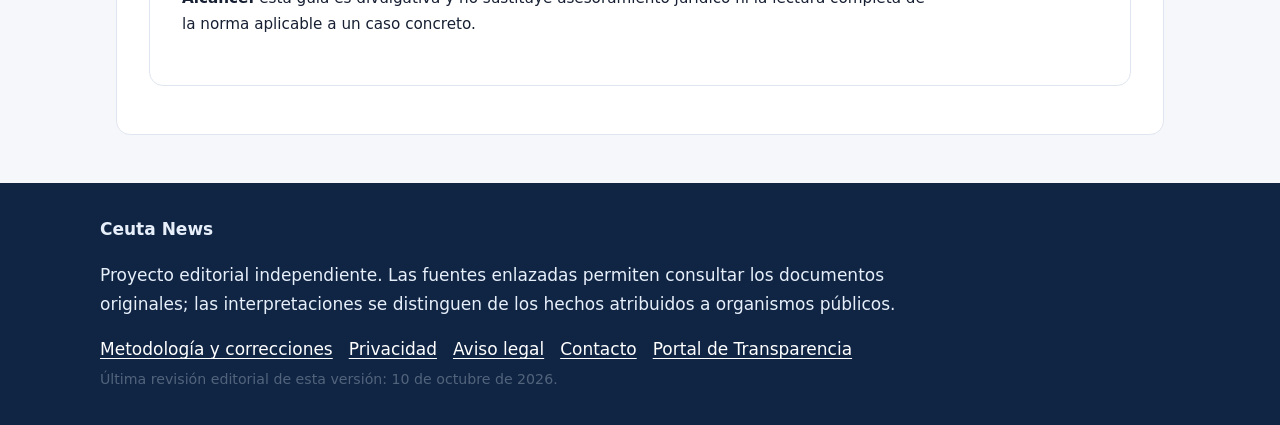
<file: estatuto-ceuta.html>
<!doctype html><html lang="es"><head><meta charset="utf-8"><meta name="viewport" content="width=device-width,initial-scale=1"><title>Estatuto de Autonomía de Ceuta: órganos y competencias | Ceuta News</title><meta name="description" content="Guía básica del marco jurídico y de la diferencia entre declaración política y acto oficial."><link rel="canonical" href="https://saucerdo.github.io/estatuto-ceuta.html"><meta name="robots" content="index,follow"><link rel="stylesheet" href="styles.css"><script async src="https://pagead2.googlesyndication.com/pagead/js/adsbygoogle.js?client=ca-pub-9064902336393251" crossorigin="anonymous"></script></head><body><a class="skip" href="#contenido">Saltar al contenido</a><header><a class="brand" href="index.html">CEUTA NEWS</a><p class="tagline">Información local con fuentes públicas, contexto y comprobaciones</p><nav class="nav" aria-label="Navegación principal"><a href="index.html">Inicio</a><a href="presupuesto-2026.html">Presupuesto 2026</a><a href="educacion-2026.html">Educación</a><a href="sanidad-publica.html">Sanidad</a><a href="residuos-2030.html">Residuos</a><a href="estatuto-ceuta.html">Instituciones</a><a href="metodologia.html">Metodología</a></nav></header><main id="contenido"><article><div class="eyebrow">Instituciones · Marco jurídico</div><h1>Estatuto de Autonomía de Ceuta: órganos y competencias</h1><p class="meta">Publicado: 10 de octubre de 2026 · Norma: Ley Orgánica 1/1995, de 13 de marzo</p><p>El Estatuto de Autonomía es el punto de partida para entender la organización institucional de Ceuta. La norma establece su marco de autogobierno e identifica órganos como la Asamblea, la Presidencia y el Consejo de Gobierno. Consultar el texto legal ayuda a comprobar qué órgano interviene en una decisión y evita tratar como equivalentes una declaración, una propuesta, un acuerdo y una norma publicada.</p><h2>Los órganos principales</h2><p><strong>La Asamblea:</strong> es el órgano representativo de la Ciudad. El Estatuto establece que está integrada por 25 miembros. Sus funciones deben leerse junto con la norma y el reglamento aplicable, porque el alcance de una decisión depende del procedimiento concreto.</p><p><strong>La Presidencia:</strong> ocupa una posición institucional definida por el Estatuto. Para conocer las atribuciones aplicables a un asunto, conviene consultar el artículo correspondiente y la normativa relacionada, en lugar de inferir competencias a partir de una noticia.</p><p><strong>El Consejo de Gobierno:</strong> desempeña funciones ejecutivas y administrativas conforme al marco jurídico. Un anuncio posterior a una reunión no sustituye necesariamente al acuerdo formal, expediente o publicación oficial que pueda resultar relevante para un asunto.</p><h2>Cómo comprobar una decisión</h2><ol><li>Determinar qué órgano anuncia o adopta la decisión.</li><li>Buscar el documento: acta, acuerdo, resolución, ordenanza, contrato o norma, según el caso.</li><li>Comprobar fecha, órgano firmante, procedimiento y publicación oficial.</li><li>Distinguir si se trata de una propuesta, aprobación inicial, aprobación definitiva o ejecución.</li><li>Enlazar la fuente primaria y explicar cualquier limitación documental.</li></ol><p>Esta secuencia resulta útil para presupuestos, normas, contratos y decisiones administrativas. Por ejemplo, una aprobación inicial de un presupuesto no debe describirse como aprobación definitiva. Del mismo modo, que una medida se anuncie no demuestra que se haya ejecutado: para eso se necesita documentación posterior.</p><h2>Por qué enlazar el BOE</h2><p>El texto consolidado facilita la lectura de la norma con sus modificaciones incorporadas, pero la publicación oficial de cada disposición es la referencia jurídica auténtica. Cuando una cuestión tenga consecuencias legales, hay que revisar la publicación oficial y las normas complementarias aplicables.</p><div class="sourcebox"><strong>Fuente primaria</strong><p><a href="https://www.boe.es/buscar/act.php?id=BOE-A-1995-6358" target="_blank" rel="noopener noreferrer">BOE: Ley Orgánica 1/1995, de 13 de marzo, de Estatuto de Autonomía de Ceuta</a></p><p><strong>Alcance:</strong> esta guía es divulgativa y no sustituye asesoramiento jurídico ni la lectura completa de la norma aplicable a un caso concreto.</p></div></article></main><footer><strong>Ceuta News</strong><p>Proyecto editorial independiente. Las fuentes enlazadas permiten consultar los documentos originales; las interpretaciones se distinguen de los hechos atribuidos a organismos públicos.</p><div class="footerlinks"><a href="metodologia.html">Metodología y correcciones</a><a href="privacidad.html">Privacidad</a><a href="aviso-legal.html">Aviso legal</a><a href="contacto.html">Contacto</a><a href="https://www.ceuta.es/ceuta/transparencia" target="_blank" rel="noopener noreferrer">Portal de Transparencia</a></div><small>Última revisión editorial de esta versión: 10 de octubre de 2026.</small></footer></body></html>
</file>
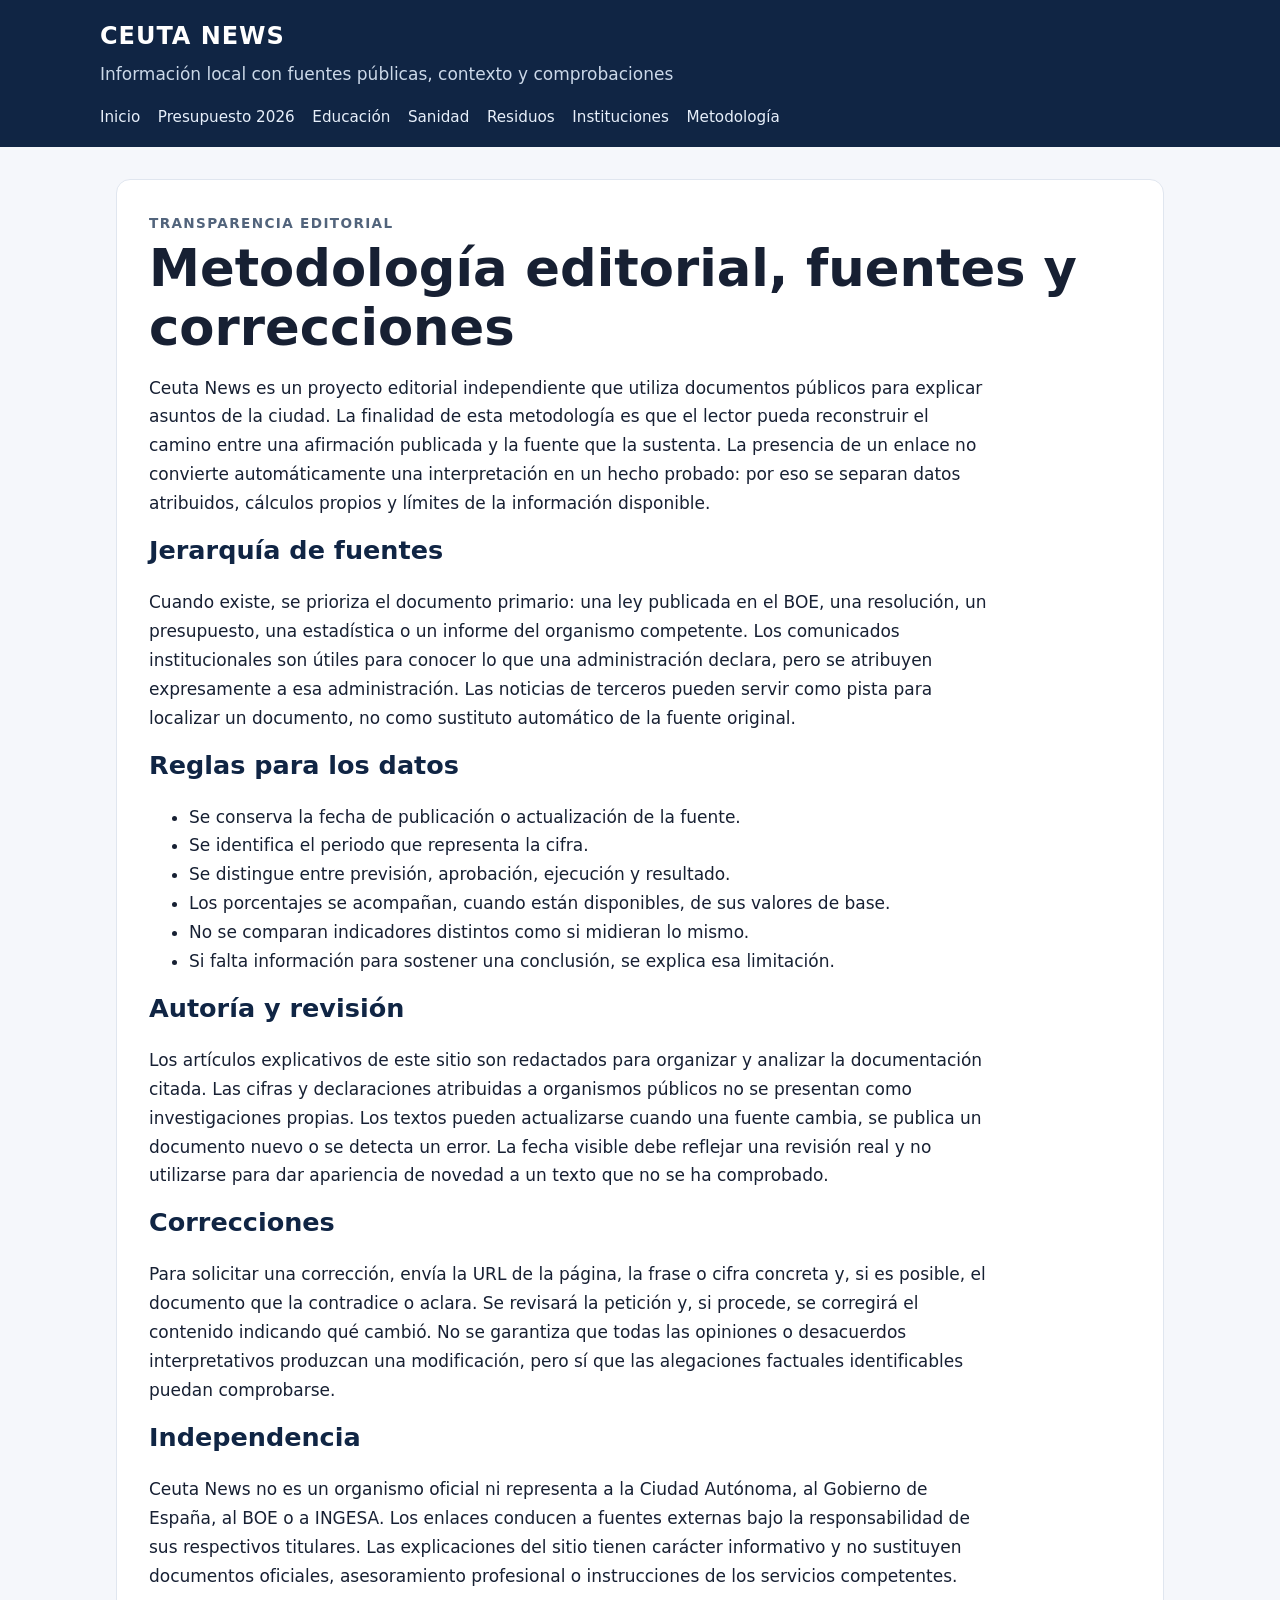
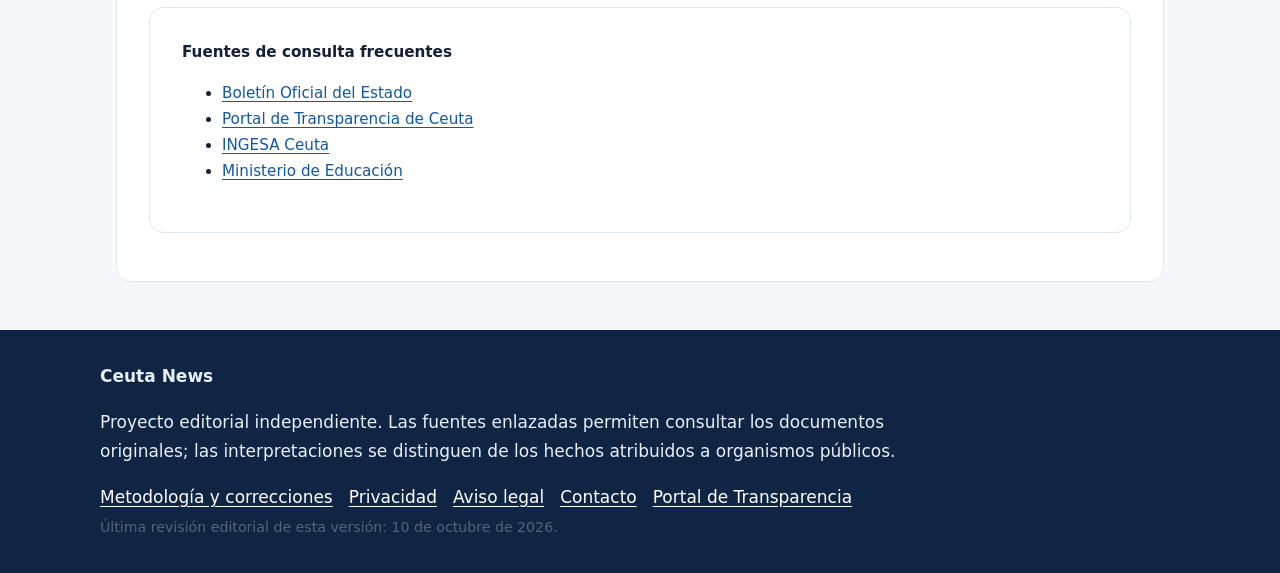
<file: metodologia.html>
<!doctype html><html lang="es"><head><meta charset="utf-8"><meta name="viewport" content="width=device-width,initial-scale=1"><title>Metodología editorial, fuentes y correcciones | Ceuta News</title><meta name="description" content="Cómo se comprueban las afirmaciones, cómo se citan fuentes y cómo pedir una corrección."><link rel="canonical" href="https://saucerdo.github.io/metodologia.html"><meta name="robots" content="index,follow"><link rel="stylesheet" href="styles.css"><script async src="https://pagead2.googlesyndication.com/pagead/js/adsbygoogle.js?client=ca-pub-9064902336393251" crossorigin="anonymous"></script></head><body><a class="skip" href="#contenido">Saltar al contenido</a><header><a class="brand" href="index.html">CEUTA NEWS</a><p class="tagline">Información local con fuentes públicas, contexto y comprobaciones</p><nav class="nav" aria-label="Navegación principal"><a href="index.html">Inicio</a><a href="presupuesto-2026.html">Presupuesto 2026</a><a href="educacion-2026.html">Educación</a><a href="sanidad-publica.html">Sanidad</a><a href="residuos-2030.html">Residuos</a><a href="estatuto-ceuta.html">Instituciones</a><a href="metodologia.html">Metodología</a></nav></header><main id="contenido"><article><div class="eyebrow">Transparencia editorial</div><h1>Metodología editorial, fuentes y correcciones</h1><p>Ceuta News es un proyecto editorial independiente que utiliza documentos públicos para explicar asuntos de la ciudad. La finalidad de esta metodología es que el lector pueda reconstruir el camino entre una afirmación publicada y la fuente que la sustenta. La presencia de un enlace no convierte automáticamente una interpretación en un hecho probado: por eso se separan datos atribuidos, cálculos propios y límites de la información disponible.</p><h2>Jerarquía de fuentes</h2><p>Cuando existe, se prioriza el documento primario: una ley publicada en el BOE, una resolución, un presupuesto, una estadística o un informe del organismo competente. Los comunicados institucionales son útiles para conocer lo que una administración declara, pero se atribuyen expresamente a esa administración. Las noticias de terceros pueden servir como pista para localizar un documento, no como sustituto automático de la fuente original.</p><h2>Reglas para los datos</h2><ul><li>Se conserva la fecha de publicación o actualización de la fuente.</li><li>Se identifica el periodo que representa la cifra.</li><li>Se distingue entre previsión, aprobación, ejecución y resultado.</li><li>Los porcentajes se acompañan, cuando están disponibles, de sus valores de base.</li><li>No se comparan indicadores distintos como si midieran lo mismo.</li><li>Si falta información para sostener una conclusión, se explica esa limitación.</li></ul><h2>Autoría y revisión</h2><p>Los artículos explicativos de este sitio son redactados para organizar y analizar la documentación citada. Las cifras y declaraciones atribuidas a organismos públicos no se presentan como investigaciones propias. Los textos pueden actualizarse cuando una fuente cambia, se publica un documento nuevo o se detecta un error. La fecha visible debe reflejar una revisión real y no utilizarse para dar apariencia de novedad a un texto que no se ha comprobado.</p><h2>Correcciones</h2><p>Para solicitar una corrección, envía la URL de la página, la frase o cifra concreta y, si es posible, el documento que la contradice o aclara. Se revisará la petición y, si procede, se corregirá el contenido indicando qué cambió. No se garantiza que todas las opiniones o desacuerdos interpretativos produzcan una modificación, pero sí que las alegaciones factuales identificables puedan comprobarse.</p><h2>Independencia</h2><p>Ceuta News no es un organismo oficial ni representa a la Ciudad Autónoma, al Gobierno de España, al BOE o a INGESA. Los enlaces conducen a fuentes externas bajo la responsabilidad de sus respectivos titulares. Las explicaciones del sitio tienen carácter informativo y no sustituyen documentos oficiales, asesoramiento profesional o instrucciones de los servicios competentes.</p><div class="sourcebox"><strong>Fuentes de consulta frecuentes</strong><ul><li><a href="https://www.boe.es/" target="_blank" rel="noopener noreferrer">Boletín Oficial del Estado</a></li><li><a href="https://www.ceuta.es/ceuta/transparencia" target="_blank" rel="noopener noreferrer">Portal de Transparencia de Ceuta</a></li><li><a href="https://ingesa.sanidad.gob.es/ceuta" target="_blank" rel="noopener noreferrer">INGESA Ceuta</a></li><li><a href="https://www.educacionfpydeportes.gob.es/portada.html" target="_blank" rel="noopener noreferrer">Ministerio de Educación</a></li></ul></div></article></main><footer><strong>Ceuta News</strong><p>Proyecto editorial independiente. Las fuentes enlazadas permiten consultar los documentos originales; las interpretaciones se distinguen de los hechos atribuidos a organismos públicos.</p><div class="footerlinks"><a href="metodologia.html">Metodología y correcciones</a><a href="privacidad.html">Privacidad</a><a href="aviso-legal.html">Aviso legal</a><a href="contacto.html">Contacto</a><a href="https://www.ceuta.es/ceuta/transparencia" target="_blank" rel="noopener noreferrer">Portal de Transparencia</a></div><small>Última revisión editorial de esta versión: 10 de octubre de 2026.</small></footer></body></html>
</file>
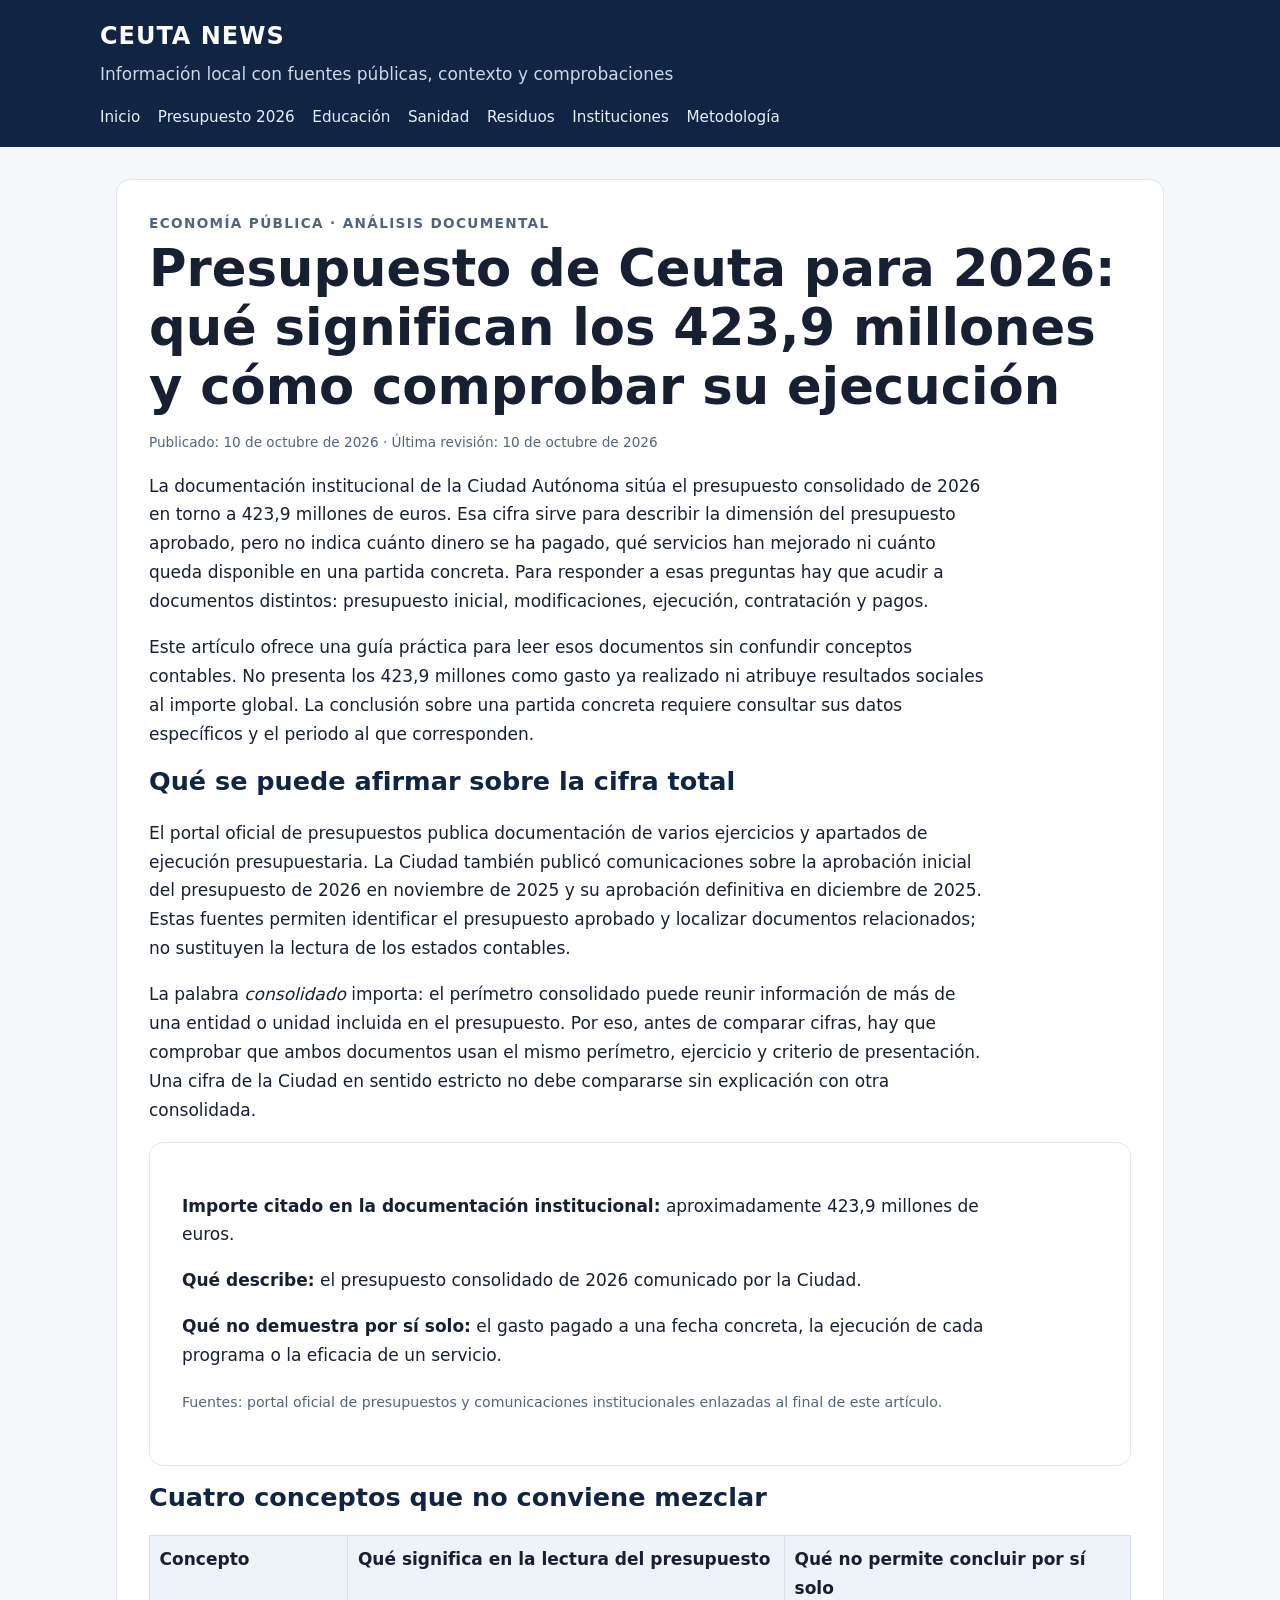
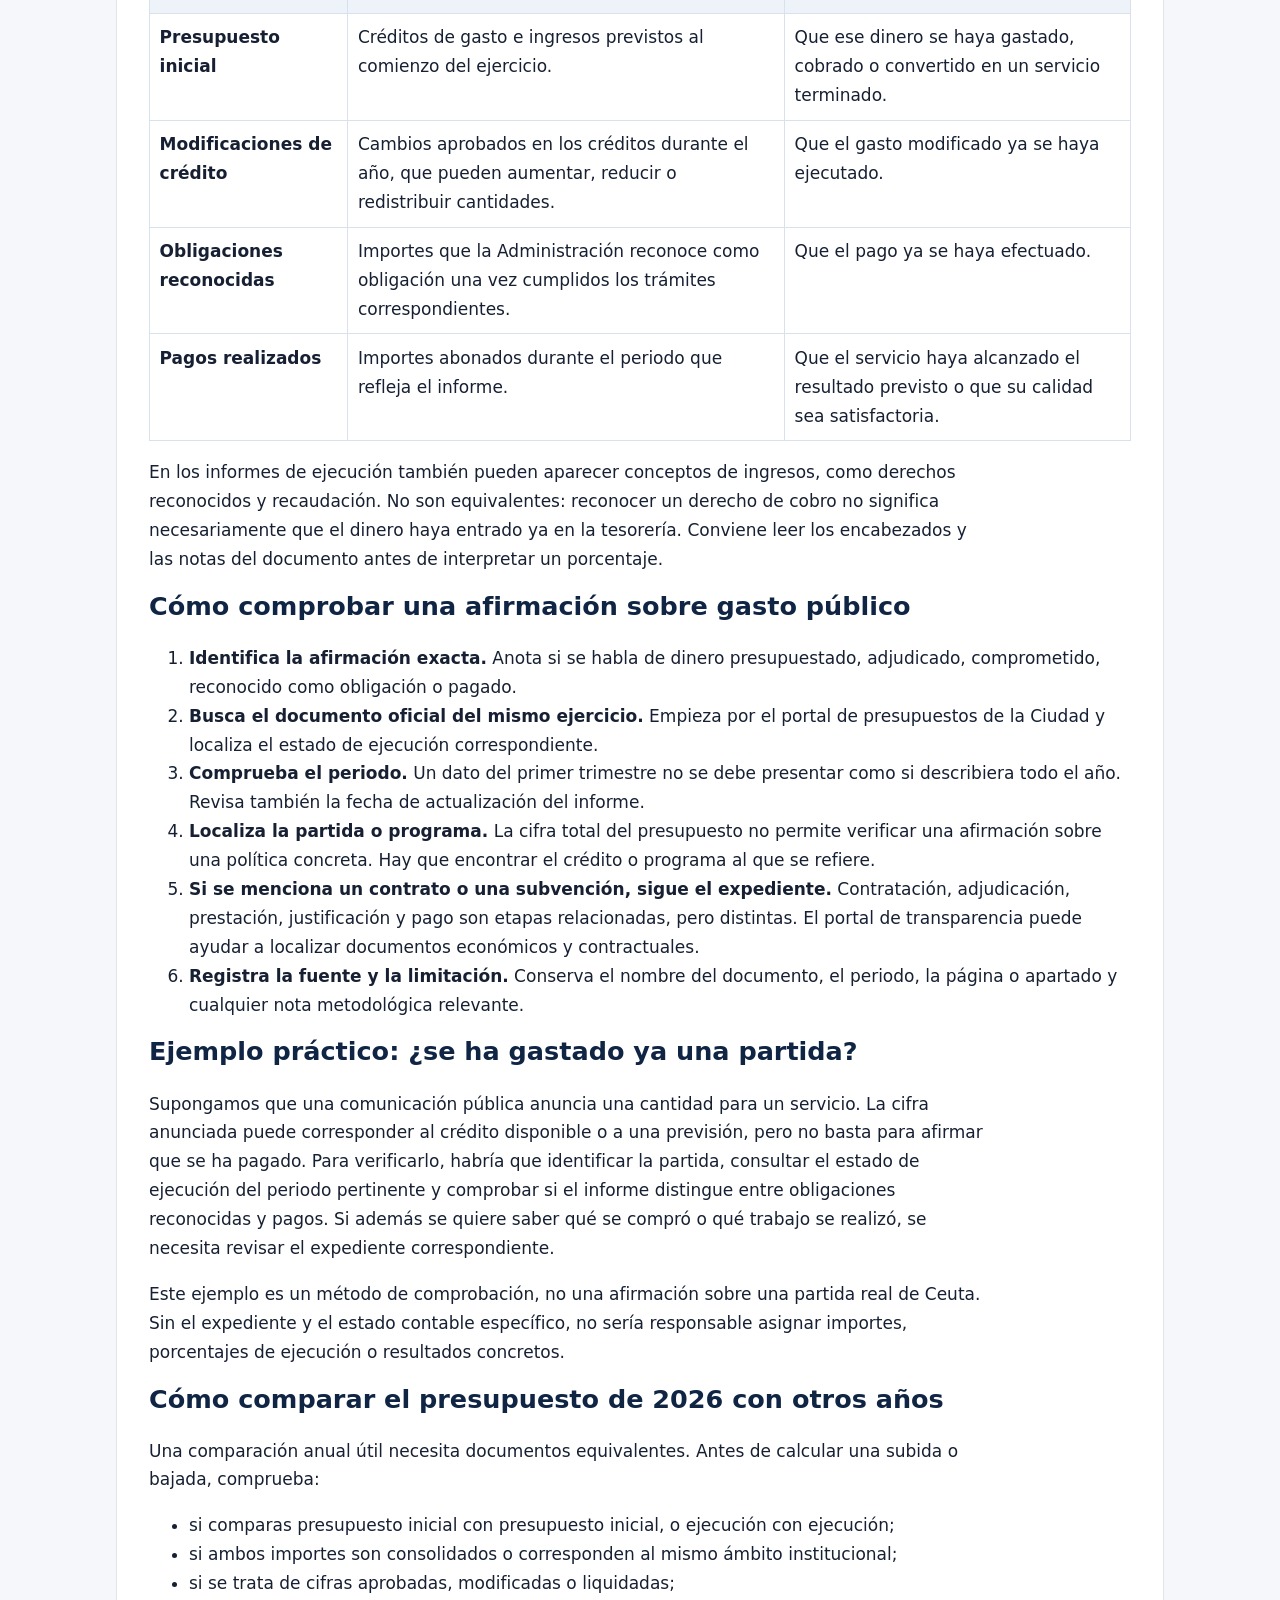
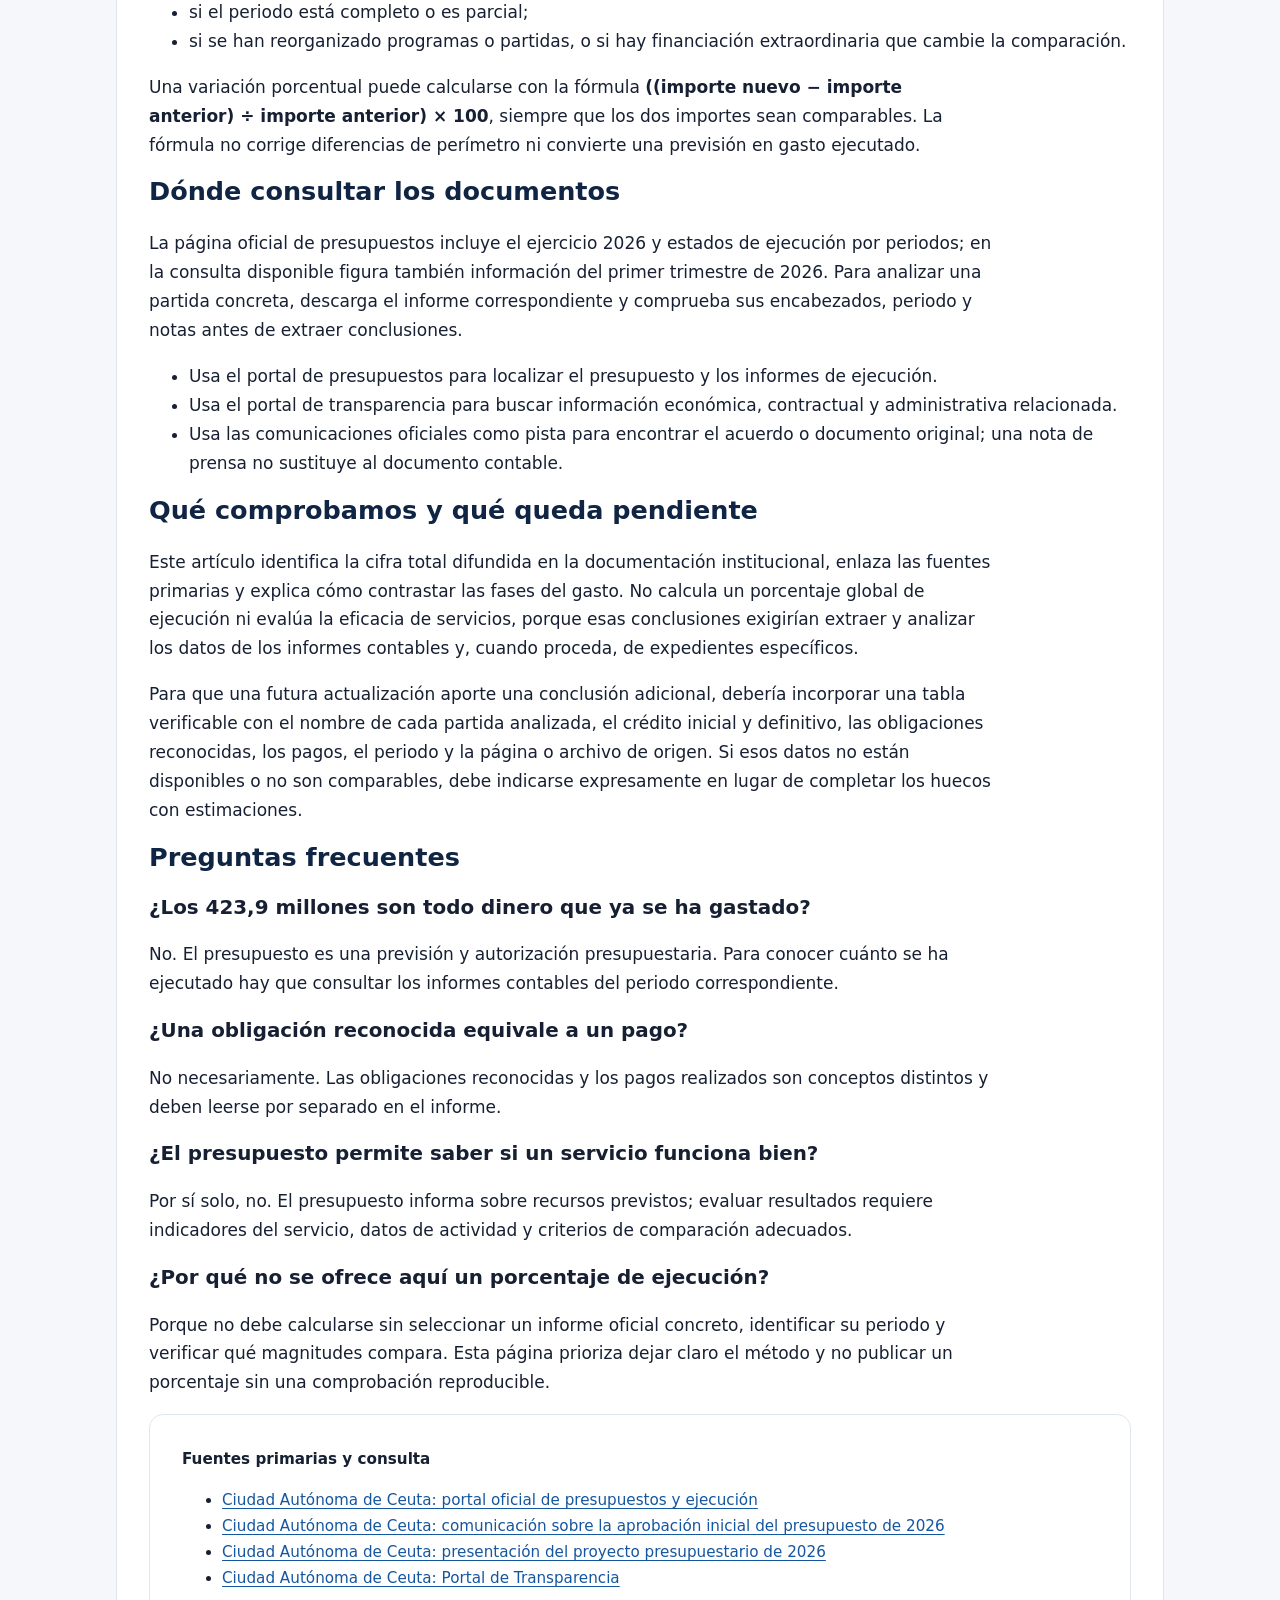
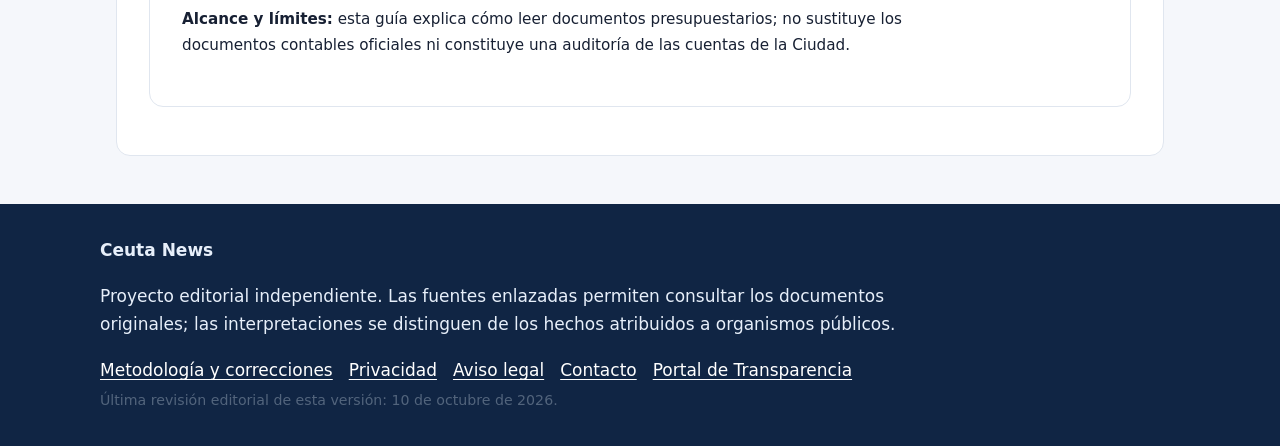
<file: presupuesto-2026.html>
<!doctype html><html lang="es"><head><meta charset="utf-8"><meta name="viewport" content="width=device-width,initial-scale=1"><title>Presupuesto de Ceuta para 2026: cómo leer los 423,9 millones | Ceuta News</title><meta name="description" content="Guía para distinguir presupuesto aprobado, ejecución, obligaciones y pagos en la documentación económica de Ceuta."><link rel="canonical" href="https://saucerdo.github.io/presupuesto-2026.html"><meta name="robots" content="index,follow"><link rel="stylesheet" href="styles.css"><script async src="https://pagead2.googlesyndication.com/pagead/js/adsbygoogle.js?client=ca-pub-9064902336393251" crossorigin="anonymous"></script></head><body><a class="skip" href="#contenido">Saltar al contenido</a><header><a class="brand" href="index.html">CEUTA NEWS</a><p class="tagline">Información local con fuentes públicas, contexto y comprobaciones</p><nav class="nav" aria-label="Navegación principal"><a href="index.html">Inicio</a><a href="presupuesto-2026.html">Presupuesto 2026</a><a href="educacion-2026.html">Educación</a><a href="sanidad-publica.html">Sanidad</a><a href="residuos-2030.html">Residuos</a><a href="estatuto-ceuta.html">Instituciones</a><a href="metodologia.html">Metodología</a></nav></header><main id="contenido"><article>
<div class="eyebrow">Economía pública · Análisis documental</div>
<h1>Presupuesto de Ceuta para 2026: qué significan los 423,9 millones y cómo comprobar su ejecución</h1>
<p class="meta">Publicado: 10 de octubre de 2026 · Última revisión: 10 de octubre de 2026</p>

<p>La documentación institucional de la Ciudad Autónoma sitúa el presupuesto consolidado de 2026 en torno a 423,9 millones de euros. Esa cifra sirve para describir la dimensión del presupuesto aprobado, pero no indica cuánto dinero se ha pagado, qué servicios han mejorado ni cuánto queda disponible en una partida concreta. Para responder a esas preguntas hay que acudir a documentos distintos: presupuesto inicial, modificaciones, ejecución, contratación y pagos.</p>

<p>Este artículo ofrece una guía práctica para leer esos documentos sin confundir conceptos contables. No presenta los 423,9 millones como gasto ya realizado ni atribuye resultados sociales al importe global. La conclusión sobre una partida concreta requiere consultar sus datos específicos y el periodo al que corresponden.</p>

<h2>Qué se puede afirmar sobre la cifra total</h2>
<p>El portal oficial de presupuestos publica documentación de varios ejercicios y apartados de ejecución presupuestaria. La Ciudad también publicó comunicaciones sobre la aprobación inicial del presupuesto de 2026 en noviembre de 2025 y su aprobación definitiva en diciembre de 2025. Estas fuentes permiten identificar el presupuesto aprobado y localizar documentos relacionados; no sustituyen la lectura de los estados contables.</p>
<p>La palabra <em>consolidado</em> importa: el perímetro consolidado puede reunir información de más de una entidad o unidad incluida en el presupuesto. Por eso, antes de comparar cifras, hay que comprobar que ambos documentos usan el mismo perímetro, ejercicio y criterio de presentación. Una cifra de la Ciudad en sentido estricto no debe compararse sin explicación con otra consolidada.</p>

<div class="panel">
<p><strong>Importe citado en la documentación institucional:</strong> aproximadamente 423,9 millones de euros.</p>
<p><strong>Qué describe:</strong> el presupuesto consolidado de 2026 comunicado por la Ciudad.</p>
<p><strong>Qué no demuestra por sí solo:</strong> el gasto pagado a una fecha concreta, la ejecución de cada programa o la eficacia de un servicio.</p>
<p><small>Fuentes: portal oficial de presupuestos y comunicaciones institucionales enlazadas al final de este artículo.</small></p>
</div>

<h2>Cuatro conceptos que no conviene mezclar</h2>
<table>
<thead><tr><th>Concepto</th><th>Qué significa en la lectura del presupuesto</th><th>Qué no permite concluir por sí solo</th></tr></thead>
<tbody>
<tr><td><strong>Presupuesto inicial</strong></td><td>Créditos de gasto e ingresos previstos al comienzo del ejercicio.</td><td>Que ese dinero se haya gastado, cobrado o convertido en un servicio terminado.</td></tr>
<tr><td><strong>Modificaciones de crédito</strong></td><td>Cambios aprobados en los créditos durante el año, que pueden aumentar, reducir o redistribuir cantidades.</td><td>Que el gasto modificado ya se haya ejecutado.</td></tr>
<tr><td><strong>Obligaciones reconocidas</strong></td><td>Importes que la Administración reconoce como obligación una vez cumplidos los trámites correspondientes.</td><td>Que el pago ya se haya efectuado.</td></tr>
<tr><td><strong>Pagos realizados</strong></td><td>Importes abonados durante el periodo que refleja el informe.</td><td>Que el servicio haya alcanzado el resultado previsto o que su calidad sea satisfactoria.</td></tr>
</tbody>
</table>
<p>En los informes de ejecución también pueden aparecer conceptos de ingresos, como derechos reconocidos y recaudación. No son equivalentes: reconocer un derecho de cobro no significa necesariamente que el dinero haya entrado ya en la tesorería. Conviene leer los encabezados y las notas del documento antes de interpretar un porcentaje.</p>

<h2>Cómo comprobar una afirmación sobre gasto público</h2>
<ol>
<li><strong>Identifica la afirmación exacta.</strong> Anota si se habla de dinero presupuestado, adjudicado, comprometido, reconocido como obligación o pagado.</li>
<li><strong>Busca el documento oficial del mismo ejercicio.</strong> Empieza por el portal de presupuestos de la Ciudad y localiza el estado de ejecución correspondiente.</li>
<li><strong>Comprueba el periodo.</strong> Un dato del primer trimestre no se debe presentar como si describiera todo el año. Revisa también la fecha de actualización del informe.</li>
<li><strong>Localiza la partida o programa.</strong> La cifra total del presupuesto no permite verificar una afirmación sobre una política concreta. Hay que encontrar el crédito o programa al que se refiere.</li>
<li><strong>Si se menciona un contrato o una subvención, sigue el expediente.</strong> Contratación, adjudicación, prestación, justificación y pago son etapas relacionadas, pero distintas. El portal de transparencia puede ayudar a localizar documentos económicos y contractuales.</li>
<li><strong>Registra la fuente y la limitación.</strong> Conserva el nombre del documento, el periodo, la página o apartado y cualquier nota metodológica relevante.</li>
</ol>

<h2>Ejemplo práctico: ¿se ha gastado ya una partida?</h2>
<p>Supongamos que una comunicación pública anuncia una cantidad para un servicio. La cifra anunciada puede corresponder al crédito disponible o a una previsión, pero no basta para afirmar que se ha pagado. Para verificarlo, habría que identificar la partida, consultar el estado de ejecución del periodo pertinente y comprobar si el informe distingue entre obligaciones reconocidas y pagos. Si además se quiere saber qué se compró o qué trabajo se realizó, se necesita revisar el expediente correspondiente.</p>
<p>Este ejemplo es un método de comprobación, no una afirmación sobre una partida real de Ceuta. Sin el expediente y el estado contable específico, no sería responsable asignar importes, porcentajes de ejecución o resultados concretos.</p>

<h2>Cómo comparar el presupuesto de 2026 con otros años</h2>
<p>Una comparación anual útil necesita documentos equivalentes. Antes de calcular una subida o bajada, comprueba:</p>
<ul>
<li>si comparas presupuesto inicial con presupuesto inicial, o ejecución con ejecución;</li>
<li>si ambos importes son consolidados o corresponden al mismo ámbito institucional;</li>
<li>si se trata de cifras aprobadas, modificadas o liquidadas;</li>
<li>si el periodo está completo o es parcial;</li>
<li>si se han reorganizado programas o partidas, o si hay financiación extraordinaria que cambie la comparación.</li>
</ul>
<p>Una variación porcentual puede calcularse con la fórmula <strong>((importe nuevo − importe anterior) ÷ importe anterior) × 100</strong>, siempre que los dos importes sean comparables. La fórmula no corrige diferencias de perímetro ni convierte una previsión en gasto ejecutado.</p>

<h2>Dónde consultar los documentos</h2>
<p>La página oficial de presupuestos incluye el ejercicio 2026 y estados de ejecución por periodos; en la consulta disponible figura también información del primer trimestre de 2026. Para analizar una partida concreta, descarga el informe correspondiente y comprueba sus encabezados, periodo y notas antes de extraer conclusiones.</p>
<ul>
<li>Usa el portal de presupuestos para localizar el presupuesto y los informes de ejecución.</li>
<li>Usa el portal de transparencia para buscar información económica, contractual y administrativa relacionada.</li>
<li>Usa las comunicaciones oficiales como pista para encontrar el acuerdo o documento original; una nota de prensa no sustituye al documento contable.</li>
</ul>

<h2>Qué comprobamos y qué queda pendiente</h2>
<p>Este artículo identifica la cifra total difundida en la documentación institucional, enlaza las fuentes primarias y explica cómo contrastar las fases del gasto. No calcula un porcentaje global de ejecución ni evalúa la eficacia de servicios, porque esas conclusiones exigirían extraer y analizar los datos de los informes contables y, cuando proceda, de expedientes específicos.</p>
<p>Para que una futura actualización aporte una conclusión adicional, debería incorporar una tabla verificable con el nombre de cada partida analizada, el crédito inicial y definitivo, las obligaciones reconocidas, los pagos, el periodo y la página o archivo de origen. Si esos datos no están disponibles o no son comparables, debe indicarse expresamente en lugar de completar los huecos con estimaciones.</p>

<h2>Preguntas frecuentes</h2>
<h3>¿Los 423,9 millones son todo dinero que ya se ha gastado?</h3>
<p>No. El presupuesto es una previsión y autorización presupuestaria. Para conocer cuánto se ha ejecutado hay que consultar los informes contables del periodo correspondiente.</p>
<h3>¿Una obligación reconocida equivale a un pago?</h3>
<p>No necesariamente. Las obligaciones reconocidas y los pagos realizados son conceptos distintos y deben leerse por separado en el informe.</p>
<h3>¿El presupuesto permite saber si un servicio funciona bien?</h3>
<p>Por sí solo, no. El presupuesto informa sobre recursos previstos; evaluar resultados requiere indicadores del servicio, datos de actividad y criterios de comparación adecuados.</p>
<h3>¿Por qué no se ofrece aquí un porcentaje de ejecución?</h3>
<p>Porque no debe calcularse sin seleccionar un informe oficial concreto, identificar su periodo y verificar qué magnitudes compara. Esta página prioriza dejar claro el método y no publicar un porcentaje sin una comprobación reproducible.</p>

<div class="sourcebox">
<strong>Fuentes primarias y consulta</strong>
<ul>
<li><a href="https://www.ceuta.es/ceuta/economica/presupuestos" target="_blank" rel="noopener noreferrer">Ciudad Autónoma de Ceuta: portal oficial de presupuestos y ejecución</a></li>
<li><a href="https://www.ceuta.es/gobiernodeceuta/index.php/noticia/8-hacienda/13854-la-asamblea-da-el-visto-bueno-inicial-a-los-presupuestos-de-2026" target="_blank" rel="noopener noreferrer">Ciudad Autónoma de Ceuta: comunicación sobre la aprobación inicial del presupuesto de 2026</a></li>
<li><a href="https://www.ceuta.es/gobiernodeceuta/index.php/noticia/8-hacienda/13848-la-ciudad-presenta-unos-presupuestos-para-2026-basados-en-las-tres-c-confianza-crecimiento-y-convivencia" target="_blank" rel="noopener noreferrer">Ciudad Autónoma de Ceuta: presentación del proyecto presupuestario de 2026</a></li>
<li><a href="https://www.ceuta.es/ceuta/transparencia" target="_blank" rel="noopener noreferrer">Ciudad Autónoma de Ceuta: Portal de Transparencia</a></li>
</ul>
<p><strong>Alcance y límites:</strong> esta guía explica cómo leer documentos presupuestarios; no sustituye los documentos contables oficiales ni constituye una auditoría de las cuentas de la Ciudad.</p>
</div>
</article></main><footer><strong>Ceuta News</strong><p>Proyecto editorial independiente. Las fuentes enlazadas permiten consultar los documentos originales; las interpretaciones se distinguen de los hechos atribuidos a organismos públicos.</p><div class="footerlinks"><a href="metodologia.html">Metodología y correcciones</a><a href="privacidad.html">Privacidad</a><a href="aviso-legal.html">Aviso legal</a><a href="contacto.html">Contacto</a><a href="https://www.ceuta.es/ceuta/transparencia" target="_blank" rel="noopener noreferrer">Portal de Transparencia</a></div><small>Última revisión editorial de esta versión: 10 de octubre de 2026.</small></footer></body></html>
</file>
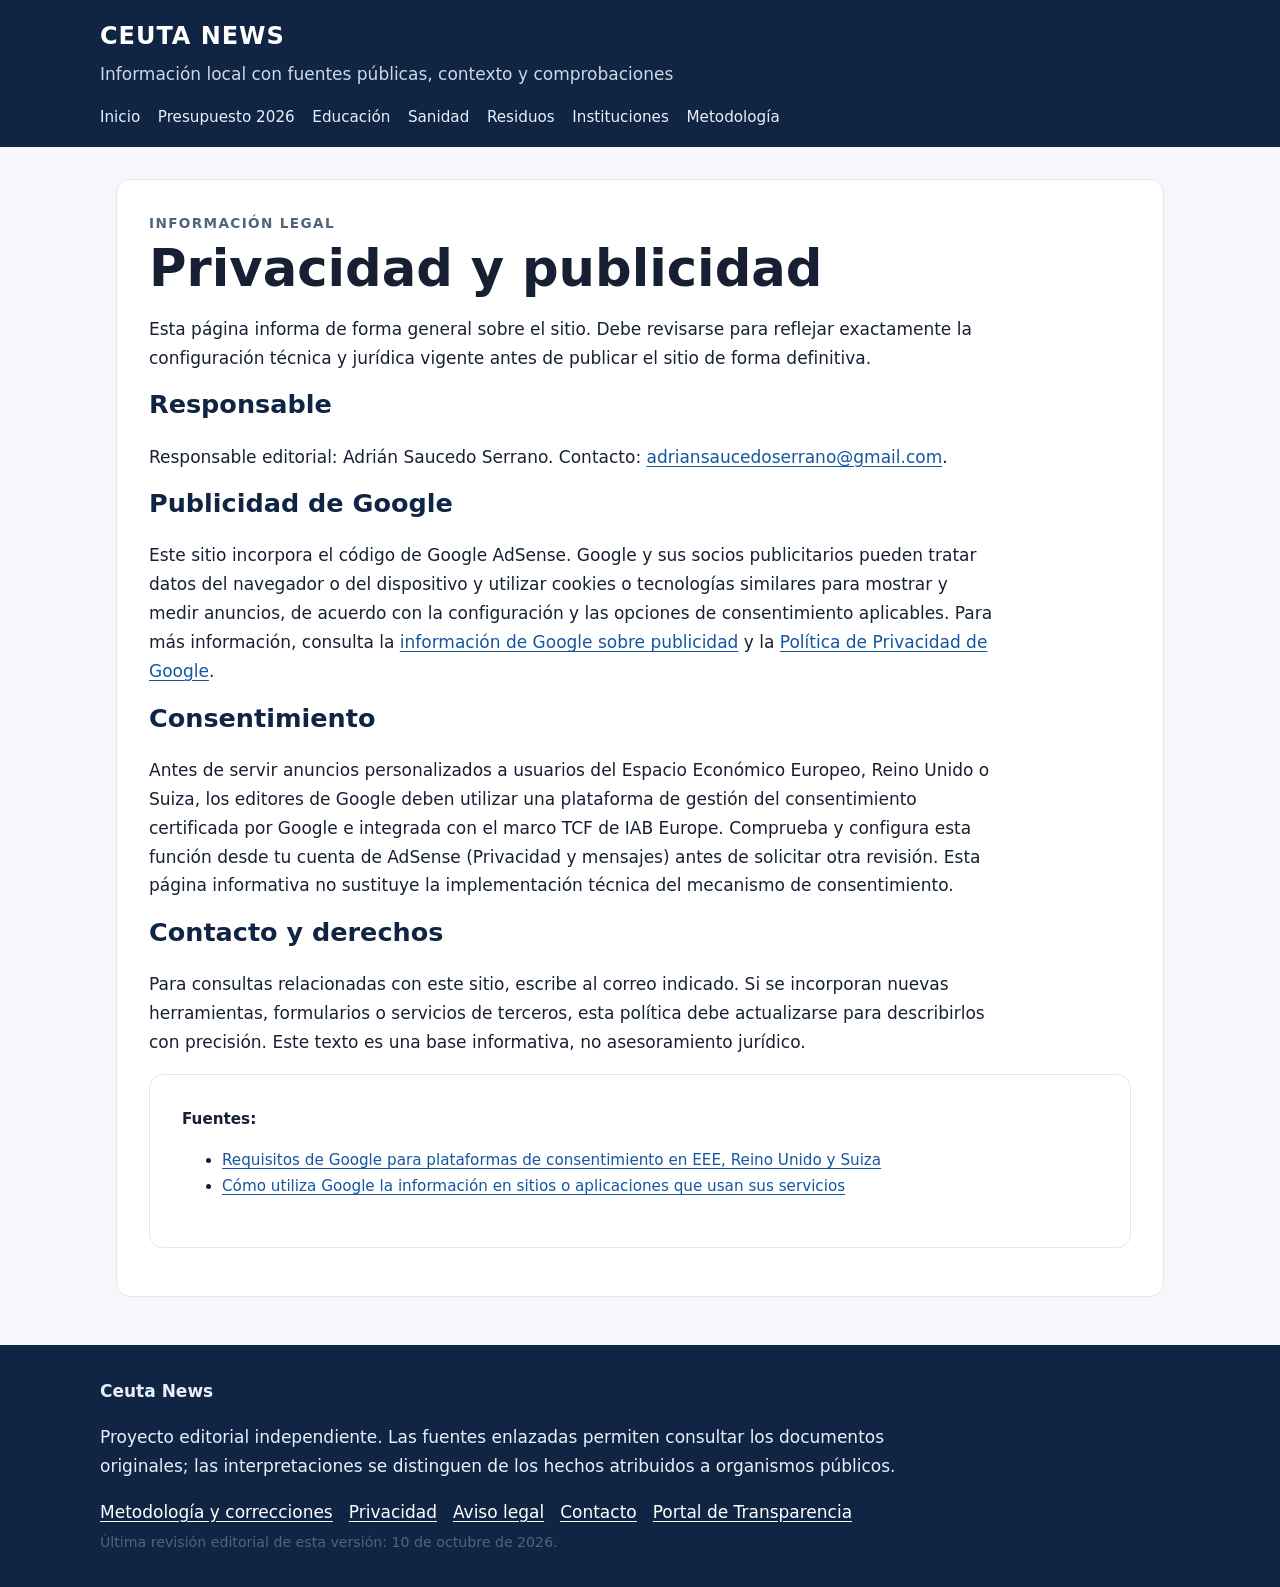
<file: privacidad.html>
<!doctype html><html lang="es"><head><meta charset="utf-8"><meta name="viewport" content="width=device-width,initial-scale=1"><title>Privacidad y publicidad | Ceuta News</title><meta name="description" content="Información de privacidad y publicidad de Ceuta News."><link rel="canonical" href="https://saucerdo.github.io/privacidad.html"><meta name="robots" content="index,follow"><link rel="stylesheet" href="styles.css"><script async src="https://pagead2.googlesyndication.com/pagead/js/adsbygoogle.js?client=ca-pub-9064902336393251" crossorigin="anonymous"></script></head><body><a class="skip" href="#contenido">Saltar al contenido</a><header><a class="brand" href="index.html">CEUTA NEWS</a><p class="tagline">Información local con fuentes públicas, contexto y comprobaciones</p><nav class="nav" aria-label="Navegación principal"><a href="index.html">Inicio</a><a href="presupuesto-2026.html">Presupuesto 2026</a><a href="educacion-2026.html">Educación</a><a href="sanidad-publica.html">Sanidad</a><a href="residuos-2030.html">Residuos</a><a href="estatuto-ceuta.html">Instituciones</a><a href="metodologia.html">Metodología</a></nav></header><main id="contenido"><article><div class="eyebrow">Información legal</div><h1>Privacidad y publicidad</h1><p>Esta página informa de forma general sobre el sitio. Debe revisarse para reflejar exactamente la configuración técnica y jurídica vigente antes de publicar el sitio de forma definitiva.</p><h2>Responsable</h2><p>Responsable editorial: Adrián Saucedo Serrano. Contacto: <a href="mailto:adriansaucedoserrano@gmail.com">adriansaucedoserrano@gmail.com</a>.</p><h2>Publicidad de Google</h2><p>Este sitio incorpora el código de Google AdSense. Google y sus socios publicitarios pueden tratar datos del navegador o del dispositivo y utilizar cookies o tecnologías similares para mostrar y medir anuncios, de acuerdo con la configuración y las opciones de consentimiento aplicables. Para más información, consulta la <a href="https://policies.google.com/technologies/ads?hl=es" target="_blank" rel="noopener noreferrer">información de Google sobre publicidad</a> y la <a href="https://policies.google.com/privacy?hl=es" target="_blank" rel="noopener noreferrer">Política de Privacidad de Google</a>.</p><h2>Consentimiento</h2><p>Antes de servir anuncios personalizados a usuarios del Espacio Económico Europeo, Reino Unido o Suiza, los editores de Google deben utilizar una plataforma de gestión del consentimiento certificada por Google e integrada con el marco TCF de IAB Europe. Comprueba y configura esta función desde tu cuenta de AdSense (Privacidad y mensajes) antes de solicitar otra revisión. Esta página informativa no sustituye la implementación técnica del mecanismo de consentimiento.</p><h2>Contacto y derechos</h2><p>Para consultas relacionadas con este sitio, escribe al correo indicado. Si se incorporan nuevas herramientas, formularios o servicios de terceros, esta política debe actualizarse para describirlos con precisión. Este texto es una base informativa, no asesoramiento jurídico.</p><div class="sourcebox"><strong>Fuentes:</strong><ul><li><a href="https://support.google.com/adsense/answer/13554116?hl=es" target="_blank" rel="noopener noreferrer">Requisitos de Google para plataformas de consentimiento en EEE, Reino Unido y Suiza</a></li><li><a href="https://policies.google.com/technologies/ads?hl=es" target="_blank" rel="noopener noreferrer">Cómo utiliza Google la información en sitios o aplicaciones que usan sus servicios</a></li></ul></div></article></main><footer><strong>Ceuta News</strong><p>Proyecto editorial independiente. Las fuentes enlazadas permiten consultar los documentos originales; las interpretaciones se distinguen de los hechos atribuidos a organismos públicos.</p><div class="footerlinks"><a href="metodologia.html">Metodología y correcciones</a><a href="privacidad.html">Privacidad</a><a href="aviso-legal.html">Aviso legal</a><a href="contacto.html">Contacto</a><a href="https://www.ceuta.es/ceuta/transparencia" target="_blank" rel="noopener noreferrer">Portal de Transparencia</a></div><small>Última revisión editorial de esta versión: 10 de octubre de 2026.</small></footer></body></html>
</file>
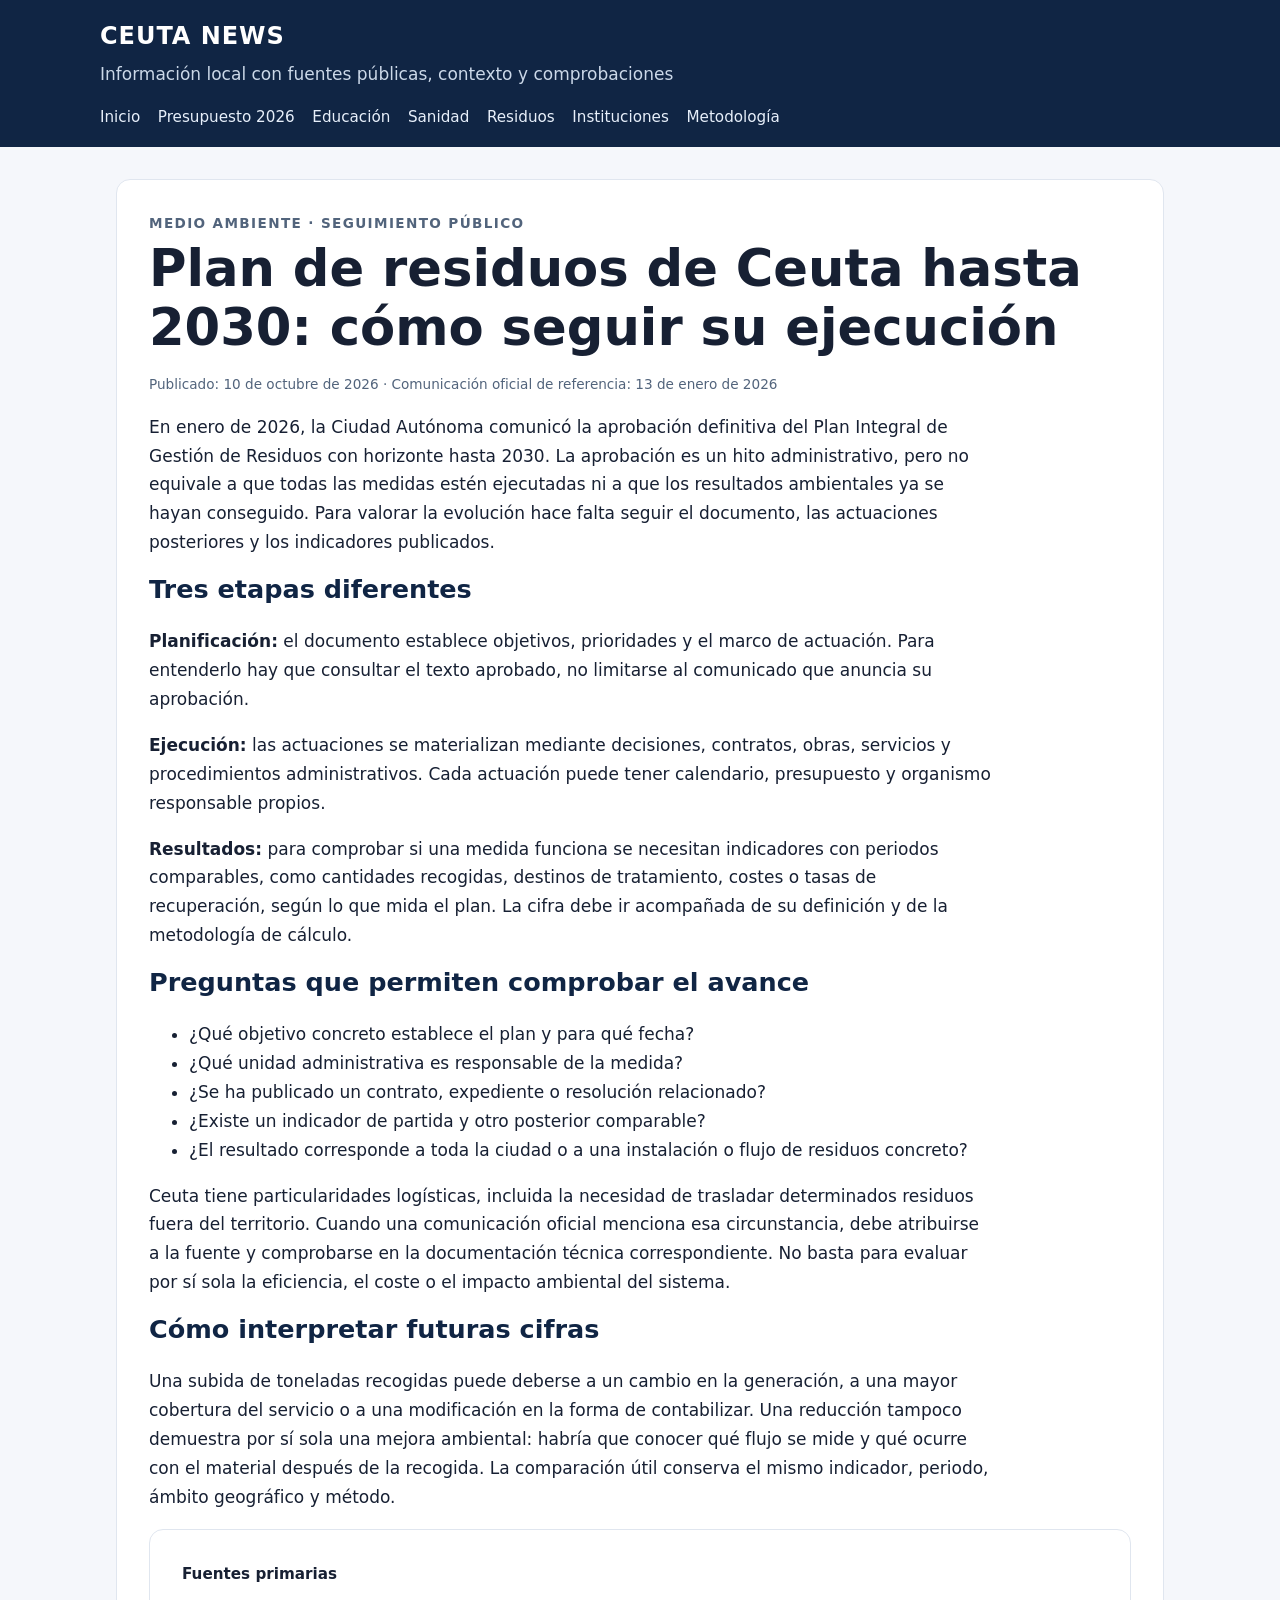
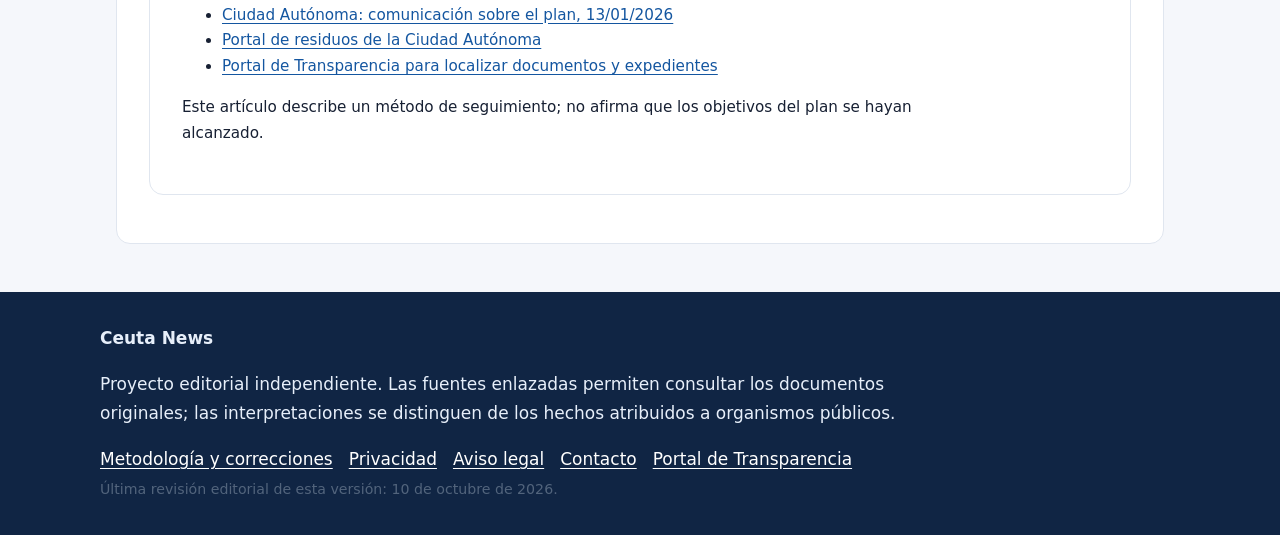
<file: residuos-2030.html>
<!doctype html><html lang="es"><head><meta charset="utf-8"><meta name="viewport" content="width=device-width,initial-scale=1"><title>Plan de residuos de Ceuta hasta 2030: cómo seguir su ejecución | Ceuta News</title><meta name="description" content="Qué diferencia hay entre aprobar un plan, ejecutar medidas y medir resultados ambientales."><link rel="canonical" href="https://saucerdo.github.io/residuos-2030.html"><meta name="robots" content="index,follow"><link rel="stylesheet" href="styles.css"><script async src="https://pagead2.googlesyndication.com/pagead/js/adsbygoogle.js?client=ca-pub-9064902336393251" crossorigin="anonymous"></script></head><body><a class="skip" href="#contenido">Saltar al contenido</a><header><a class="brand" href="index.html">CEUTA NEWS</a><p class="tagline">Información local con fuentes públicas, contexto y comprobaciones</p><nav class="nav" aria-label="Navegación principal"><a href="index.html">Inicio</a><a href="presupuesto-2026.html">Presupuesto 2026</a><a href="educacion-2026.html">Educación</a><a href="sanidad-publica.html">Sanidad</a><a href="residuos-2030.html">Residuos</a><a href="estatuto-ceuta.html">Instituciones</a><a href="metodologia.html">Metodología</a></nav></header><main id="contenido"><article><div class="eyebrow">Medio ambiente · Seguimiento público</div><h1>Plan de residuos de Ceuta hasta 2030: cómo seguir su ejecución</h1><p class="meta">Publicado: 10 de octubre de 2026 · Comunicación oficial de referencia: 13 de enero de 2026</p><p>En enero de 2026, la Ciudad Autónoma comunicó la aprobación definitiva del Plan Integral de Gestión de Residuos con horizonte hasta 2030. La aprobación es un hito administrativo, pero no equivale a que todas las medidas estén ejecutadas ni a que los resultados ambientales ya se hayan conseguido. Para valorar la evolución hace falta seguir el documento, las actuaciones posteriores y los indicadores publicados.</p><h2>Tres etapas diferentes</h2><p><strong>Planificación:</strong> el documento establece objetivos, prioridades y el marco de actuación. Para entenderlo hay que consultar el texto aprobado, no limitarse al comunicado que anuncia su aprobación.</p><p><strong>Ejecución:</strong> las actuaciones se materializan mediante decisiones, contratos, obras, servicios y procedimientos administrativos. Cada actuación puede tener calendario, presupuesto y organismo responsable propios.</p><p><strong>Resultados:</strong> para comprobar si una medida funciona se necesitan indicadores con periodos comparables, como cantidades recogidas, destinos de tratamiento, costes o tasas de recuperación, según lo que mida el plan. La cifra debe ir acompañada de su definición y de la metodología de cálculo.</p><h2>Preguntas que permiten comprobar el avance</h2><ul><li>¿Qué objetivo concreto establece el plan y para qué fecha?</li><li>¿Qué unidad administrativa es responsable de la medida?</li><li>¿Se ha publicado un contrato, expediente o resolución relacionado?</li><li>¿Existe un indicador de partida y otro posterior comparable?</li><li>¿El resultado corresponde a toda la ciudad o a una instalación o flujo de residuos concreto?</li></ul><p>Ceuta tiene particularidades logísticas, incluida la necesidad de trasladar determinados residuos fuera del territorio. Cuando una comunicación oficial menciona esa circunstancia, debe atribuirse a la fuente y comprobarse en la documentación técnica correspondiente. No basta para evaluar por sí sola la eficiencia, el coste o el impacto ambiental del sistema.</p><h2>Cómo interpretar futuras cifras</h2><p>Una subida de toneladas recogidas puede deberse a un cambio en la generación, a una mayor cobertura del servicio o a una modificación en la forma de contabilizar. Una reducción tampoco demuestra por sí sola una mejora ambiental: habría que conocer qué flujo se mide y qué ocurre con el material después de la recogida. La comparación útil conserva el mismo indicador, periodo, ámbito geográfico y método.</p><div class="sourcebox"><strong>Fuentes primarias</strong><ul><li><a href="https://www.ceuta.es/gobiernodeceuta/index.php/noticia/23-medio-ambiente/13878-el-gobierno-actualiza-el-plan-de-residuos-un-elemento-fundamental-para-garantizar-una-gestion-adecuada-eficiente-y-sostenible" target="_blank" rel="noopener noreferrer">Ciudad Autónoma: comunicación sobre el plan, 13/01/2026</a></li><li><a href="https://www.ceuta.es/ceuta/residuos" target="_blank" rel="noopener noreferrer">Portal de residuos de la Ciudad Autónoma</a></li><li><a href="https://www.ceuta.es/ceuta/transparencia" target="_blank" rel="noopener noreferrer">Portal de Transparencia para localizar documentos y expedientes</a></li></ul><p>Este artículo describe un método de seguimiento; no afirma que los objetivos del plan se hayan alcanzado.</p></div></article></main><footer><strong>Ceuta News</strong><p>Proyecto editorial independiente. Las fuentes enlazadas permiten consultar los documentos originales; las interpretaciones se distinguen de los hechos atribuidos a organismos públicos.</p><div class="footerlinks"><a href="metodologia.html">Metodología y correcciones</a><a href="privacidad.html">Privacidad</a><a href="aviso-legal.html">Aviso legal</a><a href="contacto.html">Contacto</a><a href="https://www.ceuta.es/ceuta/transparencia" target="_blank" rel="noopener noreferrer">Portal de Transparencia</a></div><small>Última revisión editorial de esta versión: 10 de octubre de 2026.</small></footer></body></html>
</file>
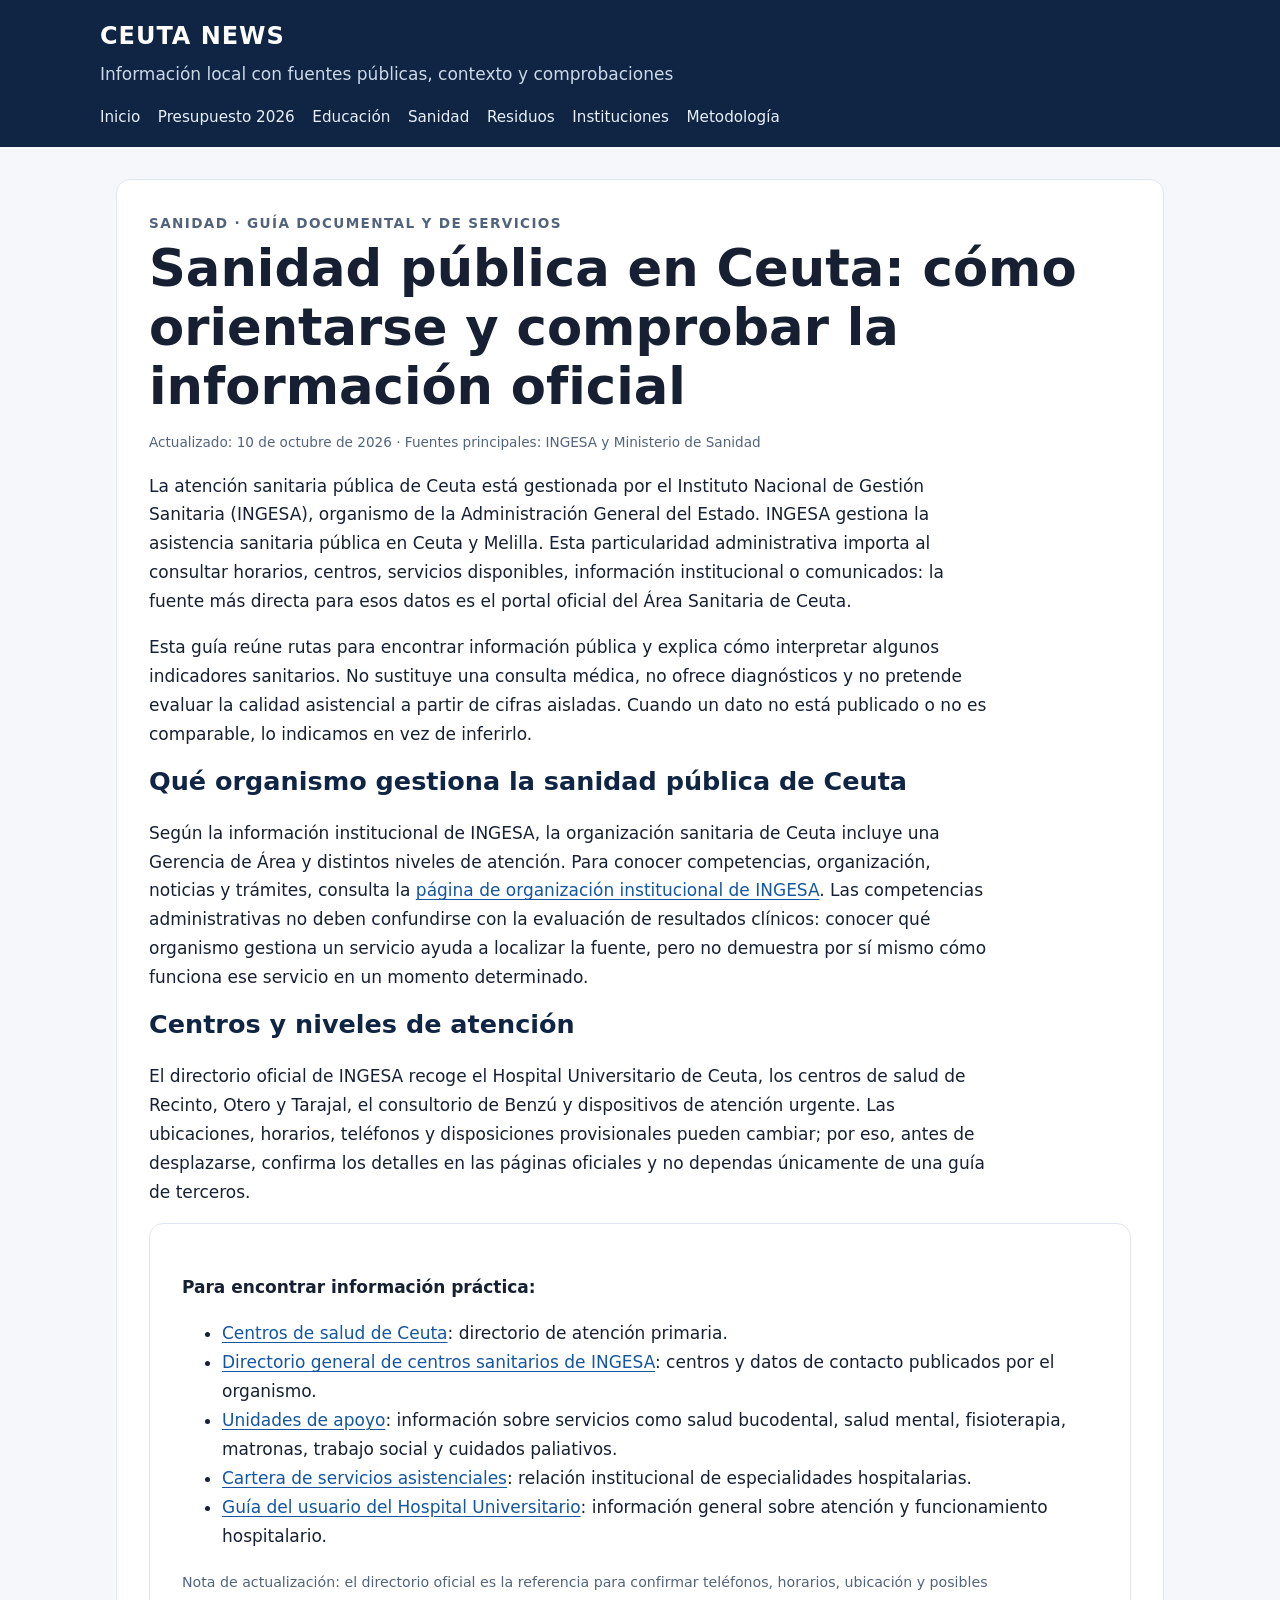
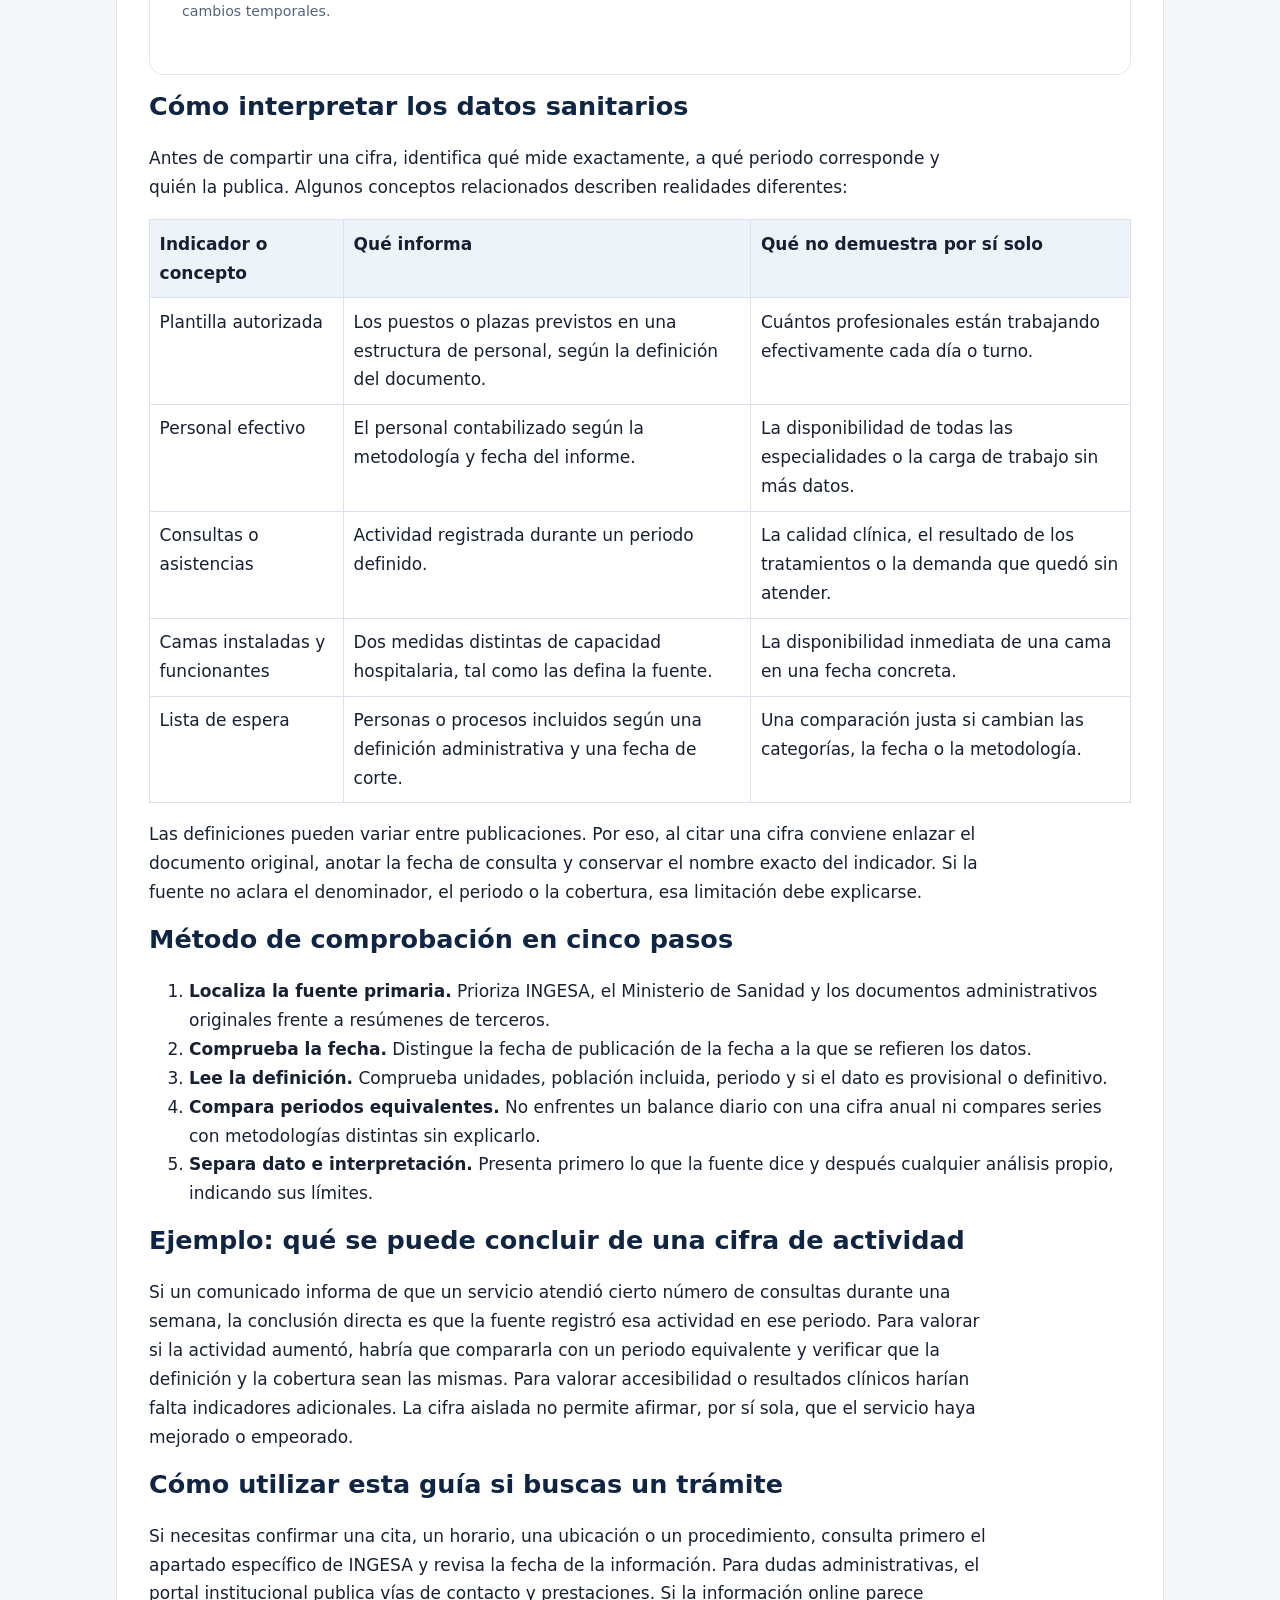
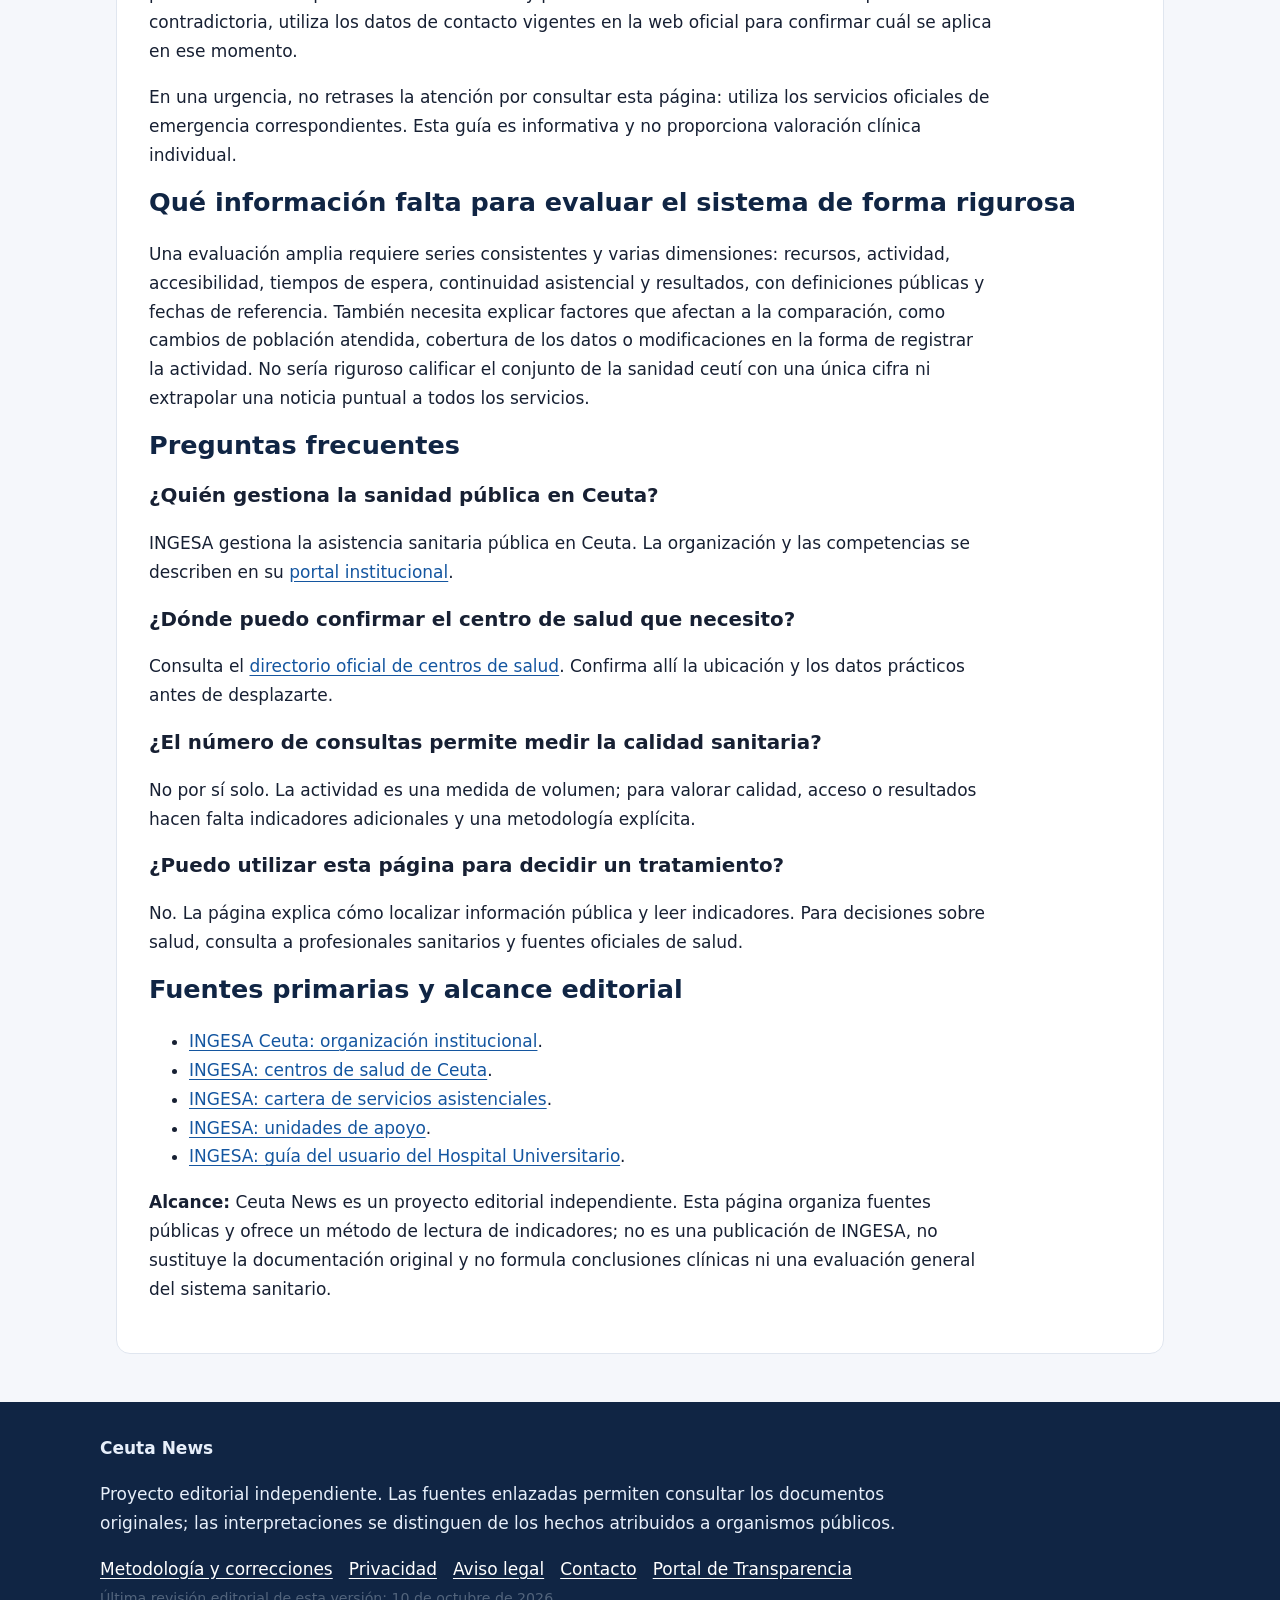
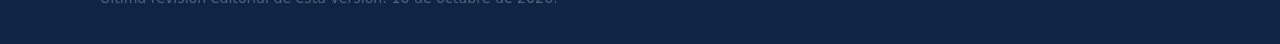
<file: sanidad-publica.html>
<!doctype html><html lang="es"><head><meta charset="utf-8"><meta name="viewport" content="width=device-width,initial-scale=1"><title>Sanidad pública en Ceuta: quién gestiona y dónde comprobar los servicios | Ceuta News</title><meta name="description" content="Guía para distinguir organización sanitaria, centros, actividad y resultados."><link rel="canonical" href="https://saucerdo.github.io/sanidad-publica.html"><meta name="robots" content="index,follow"><link rel="stylesheet" href="styles.css"><script async src="https://pagead2.googlesyndication.com/pagead/js/adsbygoogle.js?client=ca-pub-9064902336393251" crossorigin="anonymous"></script></head><body><a class="skip" href="#contenido">Saltar al contenido</a><header><a class="brand" href="index.html">CEUTA NEWS</a><p class="tagline">Información local con fuentes públicas, contexto y comprobaciones</p><nav class="nav" aria-label="Navegación principal"><a href="index.html">Inicio</a><a href="presupuesto-2026.html">Presupuesto 2026</a><a href="educacion-2026.html">Educación</a><a href="sanidad-publica.html">Sanidad</a><a href="residuos-2030.html">Residuos</a><a href="estatuto-ceuta.html">Instituciones</a><a href="metodologia.html">Metodología</a></nav></header><main id="contenido"><article>
<div class="eyebrow">Sanidad · Guía documental y de servicios</div>
<h1>Sanidad pública en Ceuta: cómo orientarse y comprobar la información oficial</h1>
<p class="meta">Actualizado: 10 de octubre de 2026 · Fuentes principales: INGESA y Ministerio de Sanidad</p>
<p>La atención sanitaria pública de Ceuta está gestionada por el Instituto Nacional de Gestión Sanitaria (INGESA), organismo de la Administración General del Estado. INGESA gestiona la asistencia sanitaria pública en Ceuta y Melilla. Esta particularidad administrativa importa al consultar horarios, centros, servicios disponibles, información institucional o comunicados: la fuente más directa para esos datos es el portal oficial del Área Sanitaria de Ceuta.</p>
<p>Esta guía reúne rutas para encontrar información pública y explica cómo interpretar algunos indicadores sanitarios. No sustituye una consulta médica, no ofrece diagnósticos y no pretende evaluar la calidad asistencial a partir de cifras aisladas. Cuando un dato no está publicado o no es comparable, lo indicamos en vez de inferirlo.</p>
<h2>Qué organismo gestiona la sanidad pública de Ceuta</h2>
<p>Según la información institucional de INGESA, la organización sanitaria de Ceuta incluye una Gerencia de Área y distintos niveles de atención. Para conocer competencias, organización, noticias y trámites, consulta la <a href="https://ingesa.sanidad.gob.es/ceuta/Organizaci-n/Organizaci-n-Institucional.html" target="_blank" rel="noopener noreferrer">página de organización institucional de INGESA</a>. Las competencias administrativas no deben confundirse con la evaluación de resultados clínicos: conocer qué organismo gestiona un servicio ayuda a localizar la fuente, pero no demuestra por sí mismo cómo funciona ese servicio en un momento determinado.</p>
<h2>Centros y niveles de atención</h2>
<p>El directorio oficial de INGESA recoge el Hospital Universitario de Ceuta, los centros de salud de Recinto, Otero y Tarajal, el consultorio de Benzú y dispositivos de atención urgente. Las ubicaciones, horarios, teléfonos y disposiciones provisionales pueden cambiar; por eso, antes de desplazarse, confirma los detalles en las páginas oficiales y no dependas únicamente de una guía de terceros.</p>
<div class="panel">
<p><strong>Para encontrar información práctica:</strong></p>
<ul>
<li><a href="https://ingesa.sanidad.gob.es/ceuta/Ciudadano/Atenci-n-Primaria/Centros-de-salud" target="_blank" rel="noopener noreferrer">Centros de salud de Ceuta</a>: directorio de atención primaria.</li>
<li><a href="https://ingesa.sanidad.gob.es/ingesa/Ciudadan-a/Centros-Sanitarios" target="_blank" rel="noopener noreferrer">Directorio general de centros sanitarios de INGESA</a>: centros y datos de contacto publicados por el organismo.</li>
<li><a href="https://ingesa.sanidad.gob.es/ceuta/Ciudadano/Atenci-n-Primaria/Unidades-de-apoyo.html" target="_blank" rel="noopener noreferrer">Unidades de apoyo</a>: información sobre servicios como salud bucodental, salud mental, fisioterapia, matronas, trabajo social y cuidados paliativos.</li>
<li><a href="https://ingesa.sanidad.gob.es/ceuta/Organizaci-n/Atenci-n-Especializada/Cartera-de-servicios-asistenciales" target="_blank" rel="noopener noreferrer">Cartera de servicios asistenciales</a>: relación institucional de especialidades hospitalarias.</li>
<li><a href="https://ingesa.sanidad.gob.es/ceuta/Ciudadano/Ciudadanos/Gu-a-del-Usuario" target="_blank" rel="noopener noreferrer">Guía del usuario del Hospital Universitario</a>: información general sobre atención y funcionamiento hospitalario.</li>
</ul>
<p><small>Nota de actualización: el directorio oficial es la referencia para confirmar teléfonos, horarios, ubicación y posibles cambios temporales.</small></p>
</div>
<h2>Cómo interpretar los datos sanitarios</h2>
<p>Antes de compartir una cifra, identifica qué mide exactamente, a qué periodo corresponde y quién la publica. Algunos conceptos relacionados describen realidades diferentes:</p>
<table><thead><tr><th>Indicador o concepto</th><th>Qué informa</th><th>Qué no demuestra por sí solo</th></tr></thead><tbody>
<tr><td>Plantilla autorizada</td><td>Los puestos o plazas previstos en una estructura de personal, según la definición del documento.</td><td>Cuántos profesionales están trabajando efectivamente cada día o turno.</td></tr>
<tr><td>Personal efectivo</td><td>El personal contabilizado según la metodología y fecha del informe.</td><td>La disponibilidad de todas las especialidades o la carga de trabajo sin más datos.</td></tr>
<tr><td>Consultas o asistencias</td><td>Actividad registrada durante un periodo definido.</td><td>La calidad clínica, el resultado de los tratamientos o la demanda que quedó sin atender.</td></tr>
<tr><td>Camas instaladas y funcionantes</td><td>Dos medidas distintas de capacidad hospitalaria, tal como las defina la fuente.</td><td>La disponibilidad inmediata de una cama en una fecha concreta.</td></tr>
<tr><td>Lista de espera</td><td>Personas o procesos incluidos según una definición administrativa y una fecha de corte.</td><td>Una comparación justa si cambian las categorías, la fecha o la metodología.</td></tr>
</tbody></table>
<p>Las definiciones pueden variar entre publicaciones. Por eso, al citar una cifra conviene enlazar el documento original, anotar la fecha de consulta y conservar el nombre exacto del indicador. Si la fuente no aclara el denominador, el periodo o la cobertura, esa limitación debe explicarse.</p>
<h2>Método de comprobación en cinco pasos</h2>
<ol>
<li><strong>Localiza la fuente primaria.</strong> Prioriza INGESA, el Ministerio de Sanidad y los documentos administrativos originales frente a resúmenes de terceros.</li>
<li><strong>Comprueba la fecha.</strong> Distingue la fecha de publicación de la fecha a la que se refieren los datos.</li>
<li><strong>Lee la definición.</strong> Comprueba unidades, población incluida, periodo y si el dato es provisional o definitivo.</li>
<li><strong>Compara periodos equivalentes.</strong> No enfrentes un balance diario con una cifra anual ni compares series con metodologías distintas sin explicarlo.</li>
<li><strong>Separa dato e interpretación.</strong> Presenta primero lo que la fuente dice y después cualquier análisis propio, indicando sus límites.</li>
</ol>
<h2>Ejemplo: qué se puede concluir de una cifra de actividad</h2>
<p>Si un comunicado informa de que un servicio atendió cierto número de consultas durante una semana, la conclusión directa es que la fuente registró esa actividad en ese periodo. Para valorar si la actividad aumentó, habría que compararla con un periodo equivalente y verificar que la definición y la cobertura sean las mismas. Para valorar accesibilidad o resultados clínicos harían falta indicadores adicionales. La cifra aislada no permite afirmar, por sí sola, que el servicio haya mejorado o empeorado.</p>
<h2>Cómo utilizar esta guía si buscas un trámite</h2>
<p>Si necesitas confirmar una cita, un horario, una ubicación o un procedimiento, consulta primero el apartado específico de INGESA y revisa la fecha de la información. Para dudas administrativas, el portal institucional publica vías de contacto y prestaciones. Si la información online parece contradictoria, utiliza los datos de contacto vigentes en la web oficial para confirmar cuál se aplica en ese momento.</p>
<p>En una urgencia, no retrases la atención por consultar esta página: utiliza los servicios oficiales de emergencia correspondientes. Esta guía es informativa y no proporciona valoración clínica individual.</p>
<h2>Qué información falta para evaluar el sistema de forma rigurosa</h2>
<p>Una evaluación amplia requiere series consistentes y varias dimensiones: recursos, actividad, accesibilidad, tiempos de espera, continuidad asistencial y resultados, con definiciones públicas y fechas de referencia. También necesita explicar factores que afectan a la comparación, como cambios de población atendida, cobertura de los datos o modificaciones en la forma de registrar la actividad. No sería riguroso calificar el conjunto de la sanidad ceutí con una única cifra ni extrapolar una noticia puntual a todos los servicios.</p>
<h2>Preguntas frecuentes</h2>
<h3>¿Quién gestiona la sanidad pública en Ceuta?</h3>
<p>INGESA gestiona la asistencia sanitaria pública en Ceuta. La organización y las competencias se describen en su <a href="https://ingesa.sanidad.gob.es/ceuta/Organizaci-n/Organizaci-n-Institucional.html" target="_blank" rel="noopener noreferrer">portal institucional</a>.</p>
<h3>¿Dónde puedo confirmar el centro de salud que necesito?</h3>
<p>Consulta el <a href="https://ingesa.sanidad.gob.es/ceuta/Ciudadano/Atenci-n-Primaria/Centros-de-salud" target="_blank" rel="noopener noreferrer">directorio oficial de centros de salud</a>. Confirma allí la ubicación y los datos prácticos antes de desplazarte.</p>
<h3>¿El número de consultas permite medir la calidad sanitaria?</h3>
<p>No por sí solo. La actividad es una medida de volumen; para valorar calidad, acceso o resultados hacen falta indicadores adicionales y una metodología explícita.</p>
<h3>¿Puedo utilizar esta página para decidir un tratamiento?</h3>
<p>No. La página explica cómo localizar información pública y leer indicadores. Para decisiones sobre salud, consulta a profesionales sanitarios y fuentes oficiales de salud.</p>
<h2>Fuentes primarias y alcance editorial</h2>
<ul>
<li><a href="https://ingesa.sanidad.gob.es/ceuta/Organizaci-n/Organizaci-n-Institucional.html" target="_blank" rel="noopener noreferrer">INGESA Ceuta: organización institucional</a>.</li>
<li><a href="https://ingesa.sanidad.gob.es/ceuta/Ciudadano/Atenci-n-Primaria/Centros-de-salud" target="_blank" rel="noopener noreferrer">INGESA: centros de salud de Ceuta</a>.</li>
<li><a href="https://ingesa.sanidad.gob.es/ceuta/Organizaci-n/Atenci-n-Especializada/Cartera-de-servicios-asistenciales" target="_blank" rel="noopener noreferrer">INGESA: cartera de servicios asistenciales</a>.</li>
<li><a href="https://ingesa.sanidad.gob.es/ceuta/Ciudadano/Atenci-n-Primaria/Unidades-de-apoyo.html" target="_blank" rel="noopener noreferrer">INGESA: unidades de apoyo</a>.</li>
<li><a href="https://ingesa.sanidad.gob.es/ceuta/Ciudadano/Ciudadanos/Gu-a-del-Usuario" target="_blank" rel="noopener noreferrer">INGESA: guía del usuario del Hospital Universitario</a>.</li>
</ul>
<p><strong>Alcance:</strong> Ceuta News es un proyecto editorial independiente. Esta página organiza fuentes públicas y ofrece un método de lectura de indicadores; no es una publicación de INGESA, no sustituye la documentación original y no formula conclusiones clínicas ni una evaluación general del sistema sanitario.</p>
</article></main><footer><strong>Ceuta News</strong><p>Proyecto editorial independiente. Las fuentes enlazadas permiten consultar los documentos originales; las interpretaciones se distinguen de los hechos atribuidos a organismos públicos.</p><div class="footerlinks"><a href="metodologia.html">Metodología y correcciones</a><a href="privacidad.html">Privacidad</a><a href="aviso-legal.html">Aviso legal</a><a href="contacto.html">Contacto</a><a href="https://www.ceuta.es/ceuta/transparencia" target="_blank" rel="noopener noreferrer">Portal de Transparencia</a></div><small>Última revisión editorial de esta versión: 10 de octubre de 2026.</small></footer></body></html>
</file>
<file: styles.css>
*{box-sizing:border-box}html{scroll-behavior:smooth}body{margin:0;background:#f5f7fb;color:#172033;font:17px/1.7 system-ui,-apple-system,Segoe UI,Roboto,Arial,sans-serif}a{color:#1456a0;text-underline-offset:3px}a:hover{color:#08376d}header{background:#102544;color:#fff;padding:1rem max(1rem,calc((100% - 1080px)/2));}header a{color:#fff;text-decoration:none}.brand{font-size:1.5rem;font-weight:800;letter-spacing:.04em}.tagline{color:#cbd8e8;margin:.2rem 0 1rem}.nav{display:flex;flex-wrap:wrap;gap:.5rem 1.1rem}.nav a{font-size:.95rem;color:#e7effa}main{max-width:1080px;margin:2rem auto;padding:0 1rem}.hero,.panel,article,.sourcebox{background:#fff;border:1px solid #e0e6ef;border-radius:14px;padding:clamp(1rem,3vw,2rem);margin-bottom:1rem}.hero{background:linear-gradient(135deg,#fff,#eaf2fc)}h1{font-size:clamp(2rem,5vw,3.2rem);line-height:1.15;margin:.25rem 0 1rem}h2{line-height:1.25;margin-top:0;color:#102544}h3{line-height:1.3}p{max-width:78ch}.eyebrow,.meta{font-size:.85rem;color:#52647c}.eyebrow{text-transform:uppercase;letter-spacing:.1em;font-weight:700}.grid{display:grid;grid-template-columns:repeat(auto-fit,minmax(min(100%,290px),1fr));gap:1rem}.card{display:flex;flex-direction:column}.card p{flex:1}.button{display:inline-block;padding:.65rem .9rem;border-radius:8px;background:#1456a0;color:#fff;text-decoration:none;font-weight:650}.notice{border-left:4px solid #7c91ad;padding:.8rem 1rem;background:#f2f5f9}.sourcebox{font-size:.95rem}footer{background:#102544;color:#e7effa;padding:2rem max(1rem,calc((100% - 1080px)/2));margin-top:3rem}footer a{color:#fff}.footerlinks{display:flex;gap:1rem;flex-wrap:wrap}table{border-collapse:collapse;width:100%;margin:1rem 0}th,td{text-align:left;border:1px solid #d9e1ec;padding:.6rem;vertical-align:top}th{background:#eef3f9}small{color:#52647c}.skip{position:absolute;left:-9999px}.skip:focus{left:1rem;top:1rem;background:#fff;padding:1rem;z-index:10}@media(max-width:600px){body{font-size:16px}.nav{gap:.4rem .8rem}}
</file>
